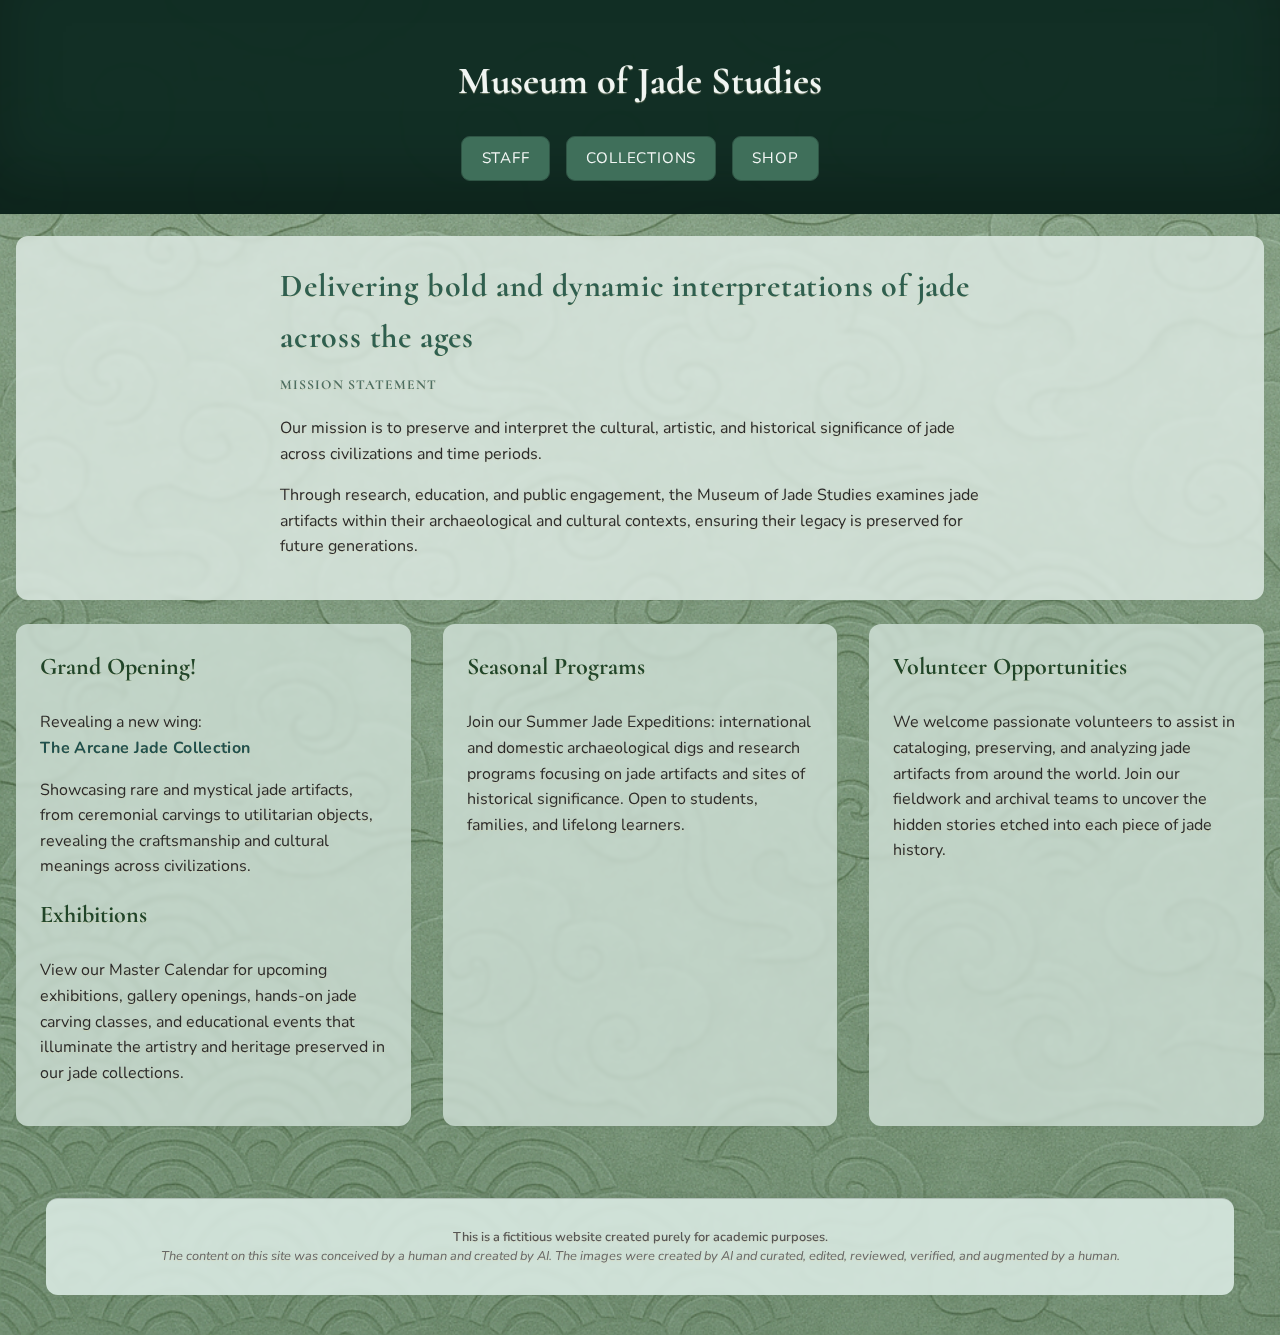
<file: index.html>
<!doctype html>
<html lang="en">
    <head>
        <!-- Required meta tags -->
        <meta charset="utf-8">
        <meta name="viewport" content="width=device-width, initial-scale=1, shrink-to-fit=no">
        <meta name="author" content="Lilian">
        <meta name="robots" content="noindex, nofollow">
        <title>Museum of Jade Studies</title>
        <link rel="stylesheet" href="css/style.css" type="text/css">
        <link rel="stylesheet" href="https://fonts.googleapis.com/css?family=Cormorant&family=Nunito">
    </head>
    <body class="home">
        <!-- HEADER -->
        <div class="box hero-box">
            <h1>Museum of Jade Studies</h1>
            <nav>
                <button onclick="location.href='html/staff.html'">Staff</button>
                <button onclick="location.href='html/collections.html'">Collections</button>
                <button onclick="location.href='html/shop.html'">Shop</button>
            </nav>
        </div>

        <!-- HOME GRID -->
        <div class="wrapper">
            <div class="box mission">
                <h2>Delivering bold and dynamic interpretations of jade across the ages</h2>
                <h3>Mission Statement</h3>
                <p>
                    Our mission is to preserve and interpret the cultural, artistic, and historical significance of jade 
                    across civilizations and time periods.
                </p>
                <p>
                    Through research, education, and public engagement, the Museum of Jade Studies examines jade 
                    artifacts within their archaeological and cultural contexts, ensuring their legacy is preserved for 
                    future generations.
                </p>
            </div>
        </div>
        <div class="wrapper">
            <div class="box three-column">
                <h3>Grand Opening!</h3>
                <p>
                    Revealing a new wing: <br>
                    <strong>The Arcane Jade Collection</strong>
                </p>
                <p>
                    Showcasing rare and mystical jade artifacts, from ceremonial carvings to utilitarian objects, 
                    revealing the craftsmanship and cultural meanings across civilizations.
                </p>
                <h3>Exhibitions</h3>
                <p>
                    View our <span class="highlight">Master Calendar</span> for upcoming exhibitions, gallery openings, 
                    hands-on jade carving classes, and educational events that illuminate the artistry and heritage 
                    preserved in our jade collections.
                </p>
            </div>
            <div class="box three-column">
                <h3>Seasonal Programs</h3>
                <p>
                    Join our <span class="highlight">Summer Jade Expeditions:</span> international and domestic 
                    archaeological digs and research programs focusing on jade artifacts and sites of historical 
                    significance. Open to students, families, and lifelong learners.
                </p>
            </div>
            <div class="box three-column">
                <h3>Volunteer Opportunities</h3>
                <p>
                    We welcome passionate volunteers to assist in cataloging, preserving, and analyzing jade artifacts 
                    from around the world. Join our fieldwork and archival teams to uncover the hidden stories etched 
                    into each piece of jade history.
                </p>
            </div>
        </div>

        <!-- FOOTER -->
        <footer class="wrapper">
            <div class="box footer">
                <p class="disclaimer">This is a fictitious website created purely for academic purposes.</p>
                <p class="ai-disclosure">
                    The content on this site was conceived by a human and created by AI. The images were created by AI 
                    and curated, edited, reviewed, verified, and augmented by a human.
                </p>
            </div>
        </footer>
    </body>
</html>
</file>
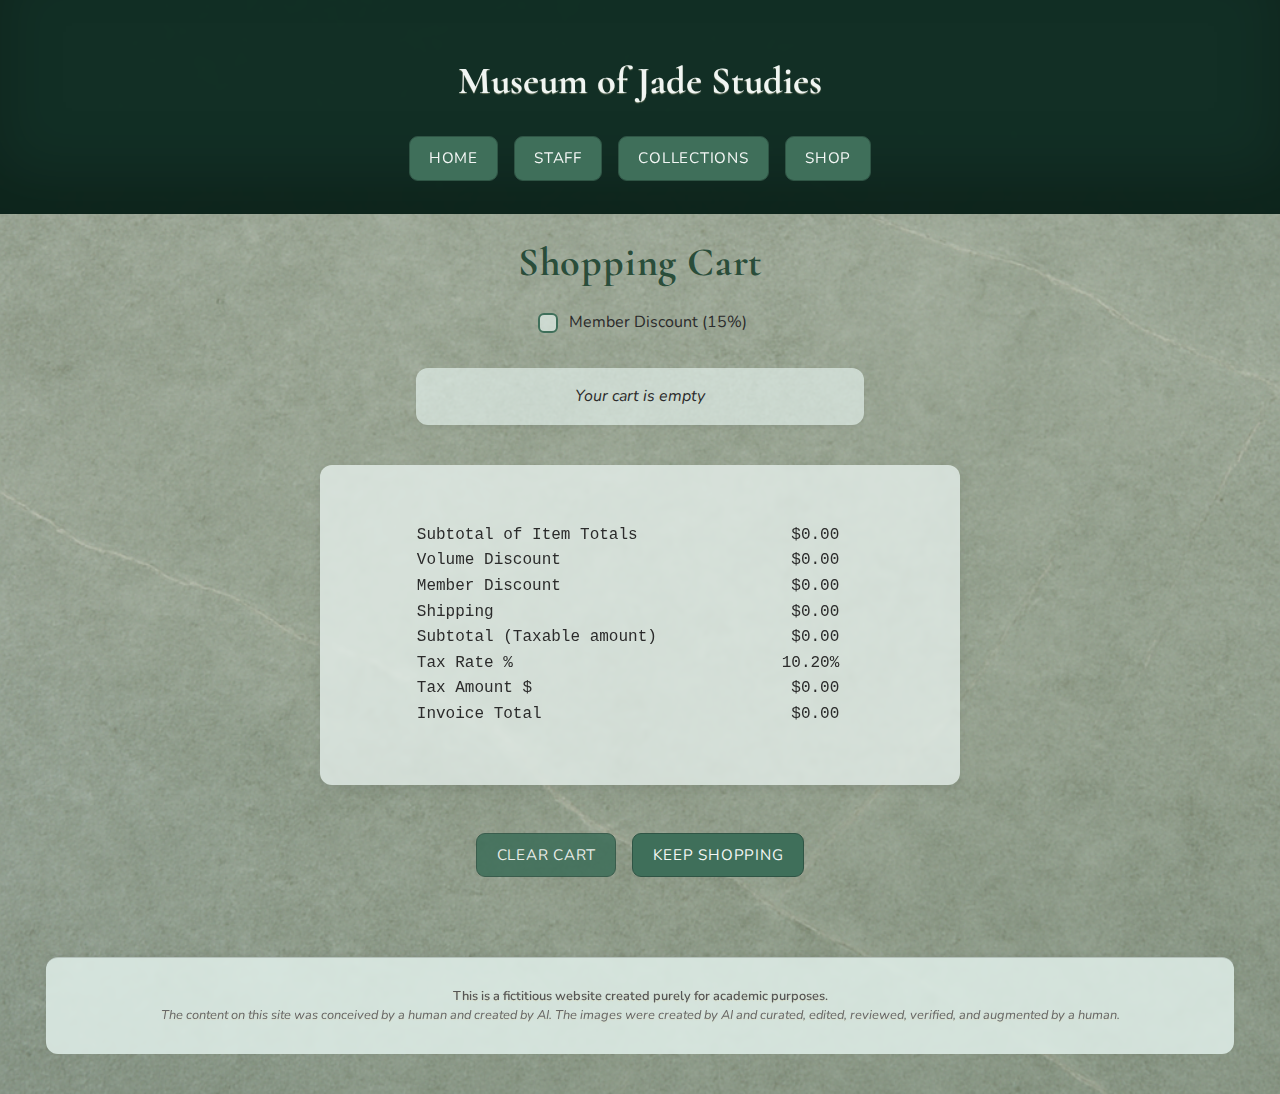
<file: html/cart.html>
<!doctype html>
<html lang="en">
    <head>
        <!-- Required meta tags -->
        <meta charset="utf-8">
        <meta name="viewport" content="width=device-width, initial-scale=1, shrink-to-fit=no">
        <meta name="author" content="Lilian">
        <meta name="robots" content="noindex, nofollow">
        <title>Museum of Jade Studies &mdash; Cart</title>
        <link rel="stylesheet" href="../css/style.css" type="text/css">
        <link rel="stylesheet" href="https://fonts.googleapis.com/css?family=Cormorant&family=Nunito">
    </head>
    <body>
        <!-- HEADER -->
        <div class="box hero-box">
            <h1>Museum of Jade Studies</h1>
            <nav>
                <button onclick="location.href='../index.html'">Home</button>
                <button onclick="location.href='staff.html'">Staff</button>
                <button onclick="location.href='collections.html'">Collections</button>
                <button onclick="location.href='shop.html'">Shop</button>
            </nav>
        </div>
        <h2 class="page-heading">Shopping Cart</h2>

        <!-- CONTROLS -->
        <div class="member-toggle-wrapper">
            <input type="checkbox" id="memberToggle">
            <label for="memberToggle">Member Discount (15%)</label>
        </div>

        <!-- CART GRID -->
        <div id="emptyMsg" class="empty" hidden>Your cart is empty</div>
        <div id="items" hidden>
            <table id="itemsField"></table>
        </div>
        <div id="details" class="details">
            <div id="freeShipBadge" class="badge" hidden>Free Shipping Included!</div>
            <pre id="summary"></pre>
        </div>
        <div id="buttons" class="wrapper justify-center" hidden>
            <button id="clearBtn">Clear Cart</button>
            <button onclick="location.href='shop.html'">Keep Shopping</button>
        </div>

        <!-- FOOTER -->
        <footer class="wrapper">
            <div class="box footer">
                <p class="disclaimer">This is a fictitious website created purely for academic purposes.</p>
                <p class="ai-disclosure">
                    The content on this site was conceived by a human and created by AI. The images were created by AI 
                    and curated, edited, reviewed, verified, and augmented by a human.
                </p>
            </div>
        </footer>
        <script src="../js/main.js"></script>
    </body>
</html>
</file>
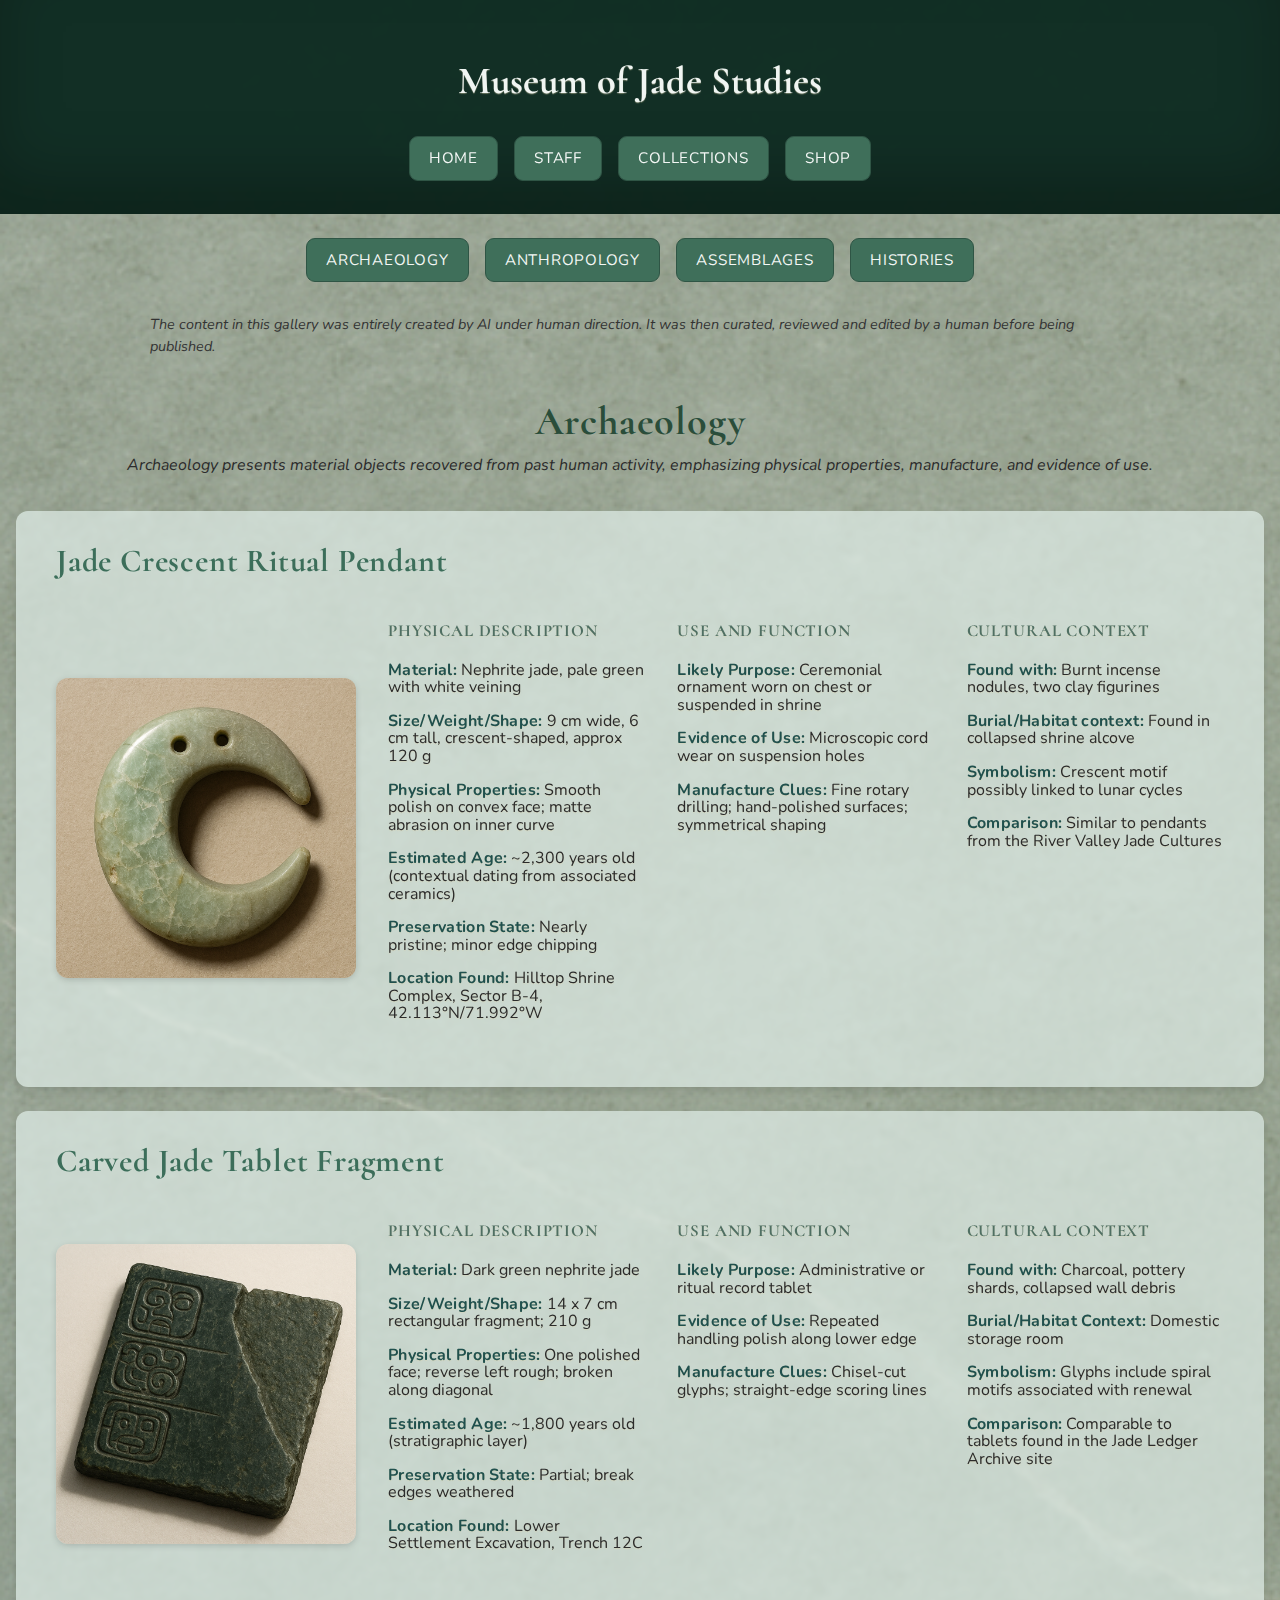
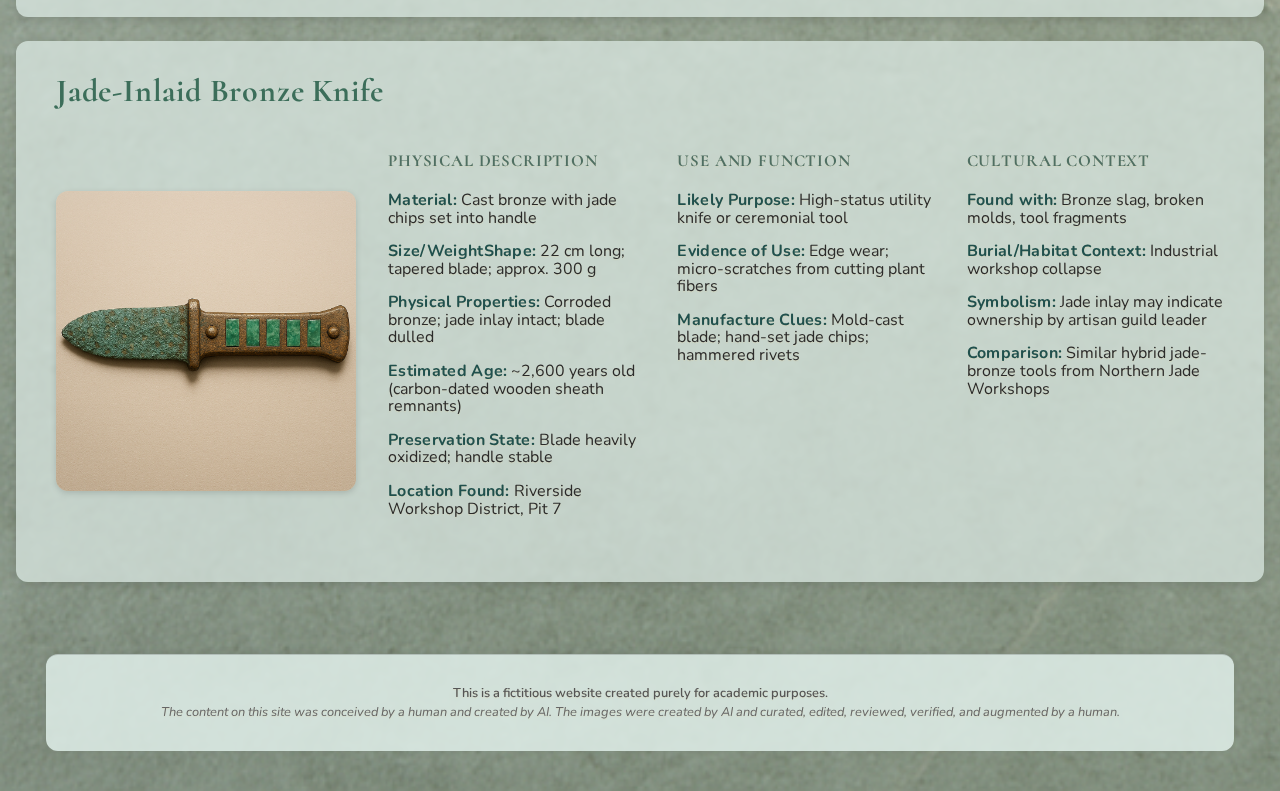
<file: html/collections.html>
<!doctype html>
<html lang="en">
    <head>
        <!-- Required meta tags -->
        <meta charset="utf-8">
        <meta name="viewport" content="width=device-width, initial-scale=1, shrink-to-fit=no">
        <meta name="author" content="Lilian">
        <meta name="robots" content="noindex, nofollow">
        <title>Museum of Jade Studies &mdash; Collections</title>
        <link rel="stylesheet" href="../css/style.css" type="text/css">
        <link rel="stylesheet" href="https://fonts.googleapis.com/css?family=Cormorant&family=Nunito">
    </head>
    <body>
        <!-- HEADER -->
        <div class="box hero-box">
            <h1>Museum of Jade Studies</h1>
            <nav>
                <button onclick="location.href='../index.html'">Home</button>
                <button onclick="location.href='staff.html'">Staff</button>
                <button onclick="location.href='collections.html'">Collections</button>
                <button onclick="location.href='shop.html'">Shop</button>
            </nav>
        </div>
        <div class="wrapper justify-center">
            <button onclick="showSection('archaeology')">Archaeology</button>
            <button onclick="showSection('anthropology')">Anthropology</button>
            <button onclick="showSection('assemblages')">Assemblages</button>
            <button onclick="showSection('histories')">Histories</button>
        </div>
        <p class="ai-attribution">
            The content in this gallery was entirely created by AI under human direction.  It was then curated, reviewed 
            and edited by a human before being published.
        </p>

        <!-- ARCHAEOLOGY GRID -->
        <section id="archaeology" class="collection-section">
            <h2 class="collection-heading">Archaeology</h2>
            <p class="collection-introduction">
                Archaeology presents material objects recovered from past human activity, emphasizing physical 
                properties, manufacture, and evidence of use.
            </p>
            <div class="wrapper collection-wrapper-column">
                <h2>Jade Crescent Ritual Pendant</h2>
                <div class="wrapper collection-wrapper-row">
                    <img src="../images/collections/jade-crescent-pendant.png" 
                         class="collection-modal-image open-modal" 
                         alt="Crescent-shaped jade pendant with two drilled holes"
                         data-modal-target="#modal-text-pendant">
                    <div class="collection-text">
                        <h3 class="meta-group">Physical Description</h3>
                        <p><strong>Material:</strong> Nephrite jade, pale green with white veining</p>
                        <p><strong>Size/Weight/Shape:</strong> 9 cm wide, 6 cm tall, crescent-shaped, approx 120 g</p>
                        <p>
                            <strong>Physical Properties:</strong> Smooth polish on convex face; matte abrasion on inner 
                            curve
                        </p>
                        <p>
                            <strong>Estimated Age:</strong> ~2,300 years old (contextual dating from associated 
                            ceramics)
                        </p>
                        <p><strong>Preservation State:</strong> Nearly pristine; minor edge chipping</p>
                        <p>
                            <strong>Location Found:</strong> Hilltop Shrine Complex, Sector B-4, 
                            42.113&deg;N/71.992&deg;W
                        </p>
                    </div>
                    <div class="collection-text">
                        <h3 class="meta-group">Use and Function</h3>
                        <p><strong>Likely Purpose:</strong> Ceremonial ornament worn on chest or suspended in shrine</p>
                        <p><strong>Evidence of Use:</strong> Microscopic cord wear on suspension holes</p>
                        <p>
                            <strong>Manufacture Clues:</strong> Fine rotary drilling; hand-polished surfaces; 
                            symmetrical shaping
                        </p>
                    </div>
                    <div class="collection-text">
                        <h3 class="meta-group">Cultural Context</h3>
                        <p><strong>Found with:</strong> Burnt incense nodules, two clay figurines</p>
                        <p><strong>Burial/Habitat context:</strong> Found in collapsed shrine alcove</p>
                        <p><strong>Symbolism:</strong> Crescent motif possibly linked to lunar cycles</p>
                        <p><strong>Comparison:</strong> Similar to pendants from the River Valley Jade Cultures</p>
                    </div>
                </div>
            </div>
            <div class="wrapper collection-wrapper-column">
                <h2>Carved Jade Tablet Fragment</h2>
                <div class="wrapper collection-wrapper-row">
                    <img src="../images/collections/jade-tablet-fragment.png"
                         class="collection-modal-image open-modal"
                         alt="Fragmented jade tablet with carved glyphs"
                         data-modal-target="#modal-text-fragment">
                    <div class="collection-text">
                        <h3 class="meta-group">Physical Description</h3>
                        <p><strong>Material:</strong> Dark green nephrite jade</p>
                        <p><strong>Size/Weight/Shape:</strong> 14 x 7 cm rectangular fragment; 210 g</p>
                        <p>
                            <strong>Physical Properties:</strong> One polished face; reverse left rough; broken along 
                            diagonal
                        </p>
                        <p><strong>Estimated Age:</strong> ~1,800 years old (stratigraphic layer)</p>
                        <p><strong>Preservation State:</strong> Partial; break edges weathered</p>
                        <p><strong>Location Found:</strong> Lower Settlement Excavation, Trench 12C</p>
                    </div>
                    <div class="collection-text">
                        <h3 class="meta-group">Use and Function</h3>
                        <p><strong>Likely Purpose:</strong> Administrative or ritual record tablet</p>
                        <p><strong>Evidence of Use:</strong> Repeated handling polish along lower edge</p>
                        <p><strong>Manufacture Clues:</strong> Chisel-cut glyphs; straight-edge scoring lines</p>
                    </div>
                    <div class="collection-text">
                        <h3 class="meta-group">Cultural Context</h3>
                        <p><strong>Found with:</strong> Charcoal, pottery shards, collapsed wall debris</p>
                        <p><strong>Burial/Habitat Context:</strong> Domestic storage room</p>
                        <p><strong>Symbolism:</strong> Glyphs include spiral motifs associated with renewal</p>
                        <p><strong>Comparison:</strong> Comparable to tablets found in the Jade Ledger Archive site</p>
                    </div>
                </div>
            </div>
            <div class="wrapper collection-wrapper-column">
                <h2>Jade-Inlaid Bronze Knife</h2>
                <div class="wrapper collection-wrapper-row">
                    <img src="../images/collections/bronze-knife-with-jade-inlay.png"
                         class="collection-modal-image open-modal"
                         alt="Bronze knife with jade inlay in handle"
                         data-modal-target="#modal-text-knife">
                    <div class="collection-text">
                        <h3 class="meta-group">Physical Description</h3>
                        <p><strong>Material:</strong> Cast bronze with jade chips set into handle</p>
                        <p><strong>Size/WeightShape:</strong> 22 cm long; tapered blade; approx. 300 g</p>
                        <p><strong>Physical Properties:</strong> Corroded bronze; jade inlay intact; blade dulled</p>
                        <p><strong>Estimated Age:</strong> ~2,600 years old (carbon-dated wooden sheath remnants)</p>
                        <p><strong>Preservation State:</strong> Blade heavily oxidized; handle stable</p>
                        <p><strong>Location Found:</strong> Riverside Workshop District, Pit 7</p>
                    </div>
                    <div class="collection-text">
                        <h3 class="meta-group">Use and Function</h3>
                        <p><strong>Likely Purpose:</strong> High-status utility knife or ceremonial tool</p>
                        <p><strong>Evidence of Use:</strong> Edge wear; micro-scratches from cutting plant fibers</p>
                        <p><strong>Manufacture Clues:</strong> Mold-cast blade; hand-set jade chips; hammered rivets</p>
                    </div>
                    <div class="collection-text">
                        <h3 class="meta-group">Cultural Context</h3>
                        <p><strong>Found with:</strong> Bronze slag, broken molds, tool fragments</p>
                        <p><strong>Burial/Habitat Context:</strong> Industrial workshop collapse</p>
                        <p><strong>Symbolism:</strong> Jade inlay may indicate ownership by artisan guild leader</p>
                        <p>
                            <strong>Comparison:</strong> Similar hybrid jade-bronze tools from Northern Jade Workshops
                        </p>
                    </div>
                </div>
            </div>
        </section>

        <!-- ANTHROPOLOGY GRID -->
        <section id="anthropology" class="collection-section">
            <h2 class="collection-heading">Anthropology</h2>
            <p class="collection-introduction">
                Anthropology presents human remains and culturally embedded materials, focusing on the body, ritual 
                practice, and lived context.
            </p>
            <div class="wrapper collection-wrapper-column">
                <h2>Jade-Bead Burial Necklace</h2>
                <div class="wrapper collection-wrapper-row">
                    <img src="../images/collections/jade-burial-necklace.png"
                         class="collection-modal-image open-modal"
                         alt="Jade bead necklace recovered from burial context"
                         data-modal-target="#modal-text-necklace">
                    <div class="collection-text">
                        <h3 class="meta-group">Physical Description</h3>
                        <p><strong>Material:</strong> Nephrite beads, fiber cord remnants</p>
                        <p><strong>Size/Weight/Shape:</strong> 48 cm total length; beads 0.8-1.2 cm; 95 g</p>
                        <p>
                            <strong>Physical Properties:</strong> Beads uniformly polished; cords partially mineralized
                        </p>
                        <p><strong>Estimated Age:</strong> ~1,500 years old (carbon-dated cord fibers)</p>
                        <p><strong>Preservation State:</strong> Mostly complete; some bead cracking</p>
                        <p><strong>Location Found:</strong> Burial Mound 3, Chamber A</p>
                    </div>
                    <div class="collection-text">
                        <h3 class="meta-group">Use and Function</h3>
                        <p><strong>Likely Purpose:</strong> Mortuary adornment</p>
                        <p><strong>Evidence of Use:</strong> Wear rings around bead perforations</p>
                        <p><strong>Manufacture Clues:</strong> Hand-drilled perforations; consistent bead sizing</p>
                    </div>
                    <div class="collection-text">
                        <h3 class="meta-group">Cultural Context</h3>
                        <p><strong>Found with:</strong> Human remains, shell bracelets, ochre dust</p>
                        <p><strong>Burial/Habitat Context:</strong> Elite burial chamber</p>
                        <p><strong>Symbolism:</strong> Jade associated with vitality and ancestral continuity</p>
                        <p><strong>Comparison:</strong> Matches necklaces from the High Ridge Burial Complex</p>
                    </div>
                </div>
            </div>
            <div class="wrapper collection-wrapper-column">
                <h2>Jade-Handled Ritual Brush</h2>
                <div class="wrapper collection-wrapper-row">
                    <img src="../images/collections/ritual-brush-with-jade-handle.png"
                         class="collection-modal-image open-modal"
                         alt="Ritual brush with jade handle and mineralized bristle socket"
                         data-modal-target="#modal-text-brush">
                    <div class="collection-text">
                        <h3 class="meta-group">Physical Description</h3>
                        <p><strong>Material:</strong> Jade handle; mineralized bristle base</p>
                        <p><strong>Size/Weight/Shape:</strong> 17 cm long; cylindrical handle; 140 g</p>
                        <p><strong>Physical Properties:</strong> Handle smooth; bristle socket cracked</p>
                        <p><strong>Estimated Age:</strong> ~1,900 years old (contextual dating)</p>
                        <p><strong>Preservation State:</strong> Handle pristine; bristles absent</p>
                        <p><strong>Location Found:</strong> Temple Archive Room, Layer IV</p>
                    </div>
                    <div class="collection-text">
                        <h3 class="meta-group">Use and Function</h3>
                        <p><strong>Likely Purpose:</strong> Ceremonial writing or painting implement</p>
                        <p><strong>Evidence of Use:</strong> Pigment residue in bristle socket</p>
                        <p><strong>Manufacture Clues:</strong> Lathe-turned handle; carved geometric bands</p>
                    </div>
                    <div class="collection-text">
                        <h3 class="meta-group">Cultural Context</h3>
                        <p><strong>Found with:</strong> Pigment bowls, bamboo slips, lacquer fragments</p>
                        <p><strong>Burial/Habitat Context:</strong> Religious administrative space</p>
                        <p><strong>Symbolism:</strong> Jade handle suggests ritual purity</p>
                        <p><strong>Comparison:</strong> Similar ritual brushes from the Southern Jade Monastery</p>
                    </div>
                </div>
            </div>
            <div class="wrapper collection-wrapper-column">
                <h2>Jade Ear Spools (Pair)</h2>
                <div class="wrapper collection-wrapper-row">
                    <img src="../images/collections/pair-of-jade-ear-spools.png"
                         class="collection-modal-image open-modal"
                         alt="Pair of carved jade ear spools"
                         data-modal-target="#modal-text-spools">
                    <div class="collection-text">
                        <h3 class="meta-group">Physical Description</h3>
                        <p><strong>Material:</strong> Pale green jade</p>
                        <p><strong>Size/Weight/Shape:</strong> 3.2 cm diameter; concave faces; 40 g each</p>
                        <p><strong>Physical Properties:</strong> High polish; slight edge abrasion</p>
                        <p><strong>Estimated Age:</strong> ~2,200 years old (associated burial layer)</p>
                        <p><strong>Preservation State:</strong> Complete; minor surface scratches</p>
                        <p><strong>Location Found:</strong> Burial Pit 9, Sector D</p>
                    </div>
                    <div class="collection-text">
                        <h3 class="meta-group">Use and Function</h3>
                        <p><strong>Likely Purpose:</strong> Body adornment for stretched earlobes</p>
                        <p><strong>Evidence of Use:</strong> Wear polish on insertion stems</p>
                        <p><strong>Manufacture Clues:</strong> Symmetrical turning; fine abrasive polishing</p>
                    </div>
                    <div class="collection-text">
                        <h3 class="meta-group">Cultural Context</h3>
                        <p><strong>Found with:</strong> Human remains, jade beads, obsidian blade</p>
                        <p><strong>Burial/Habitat Context:</strong> Adult burial with status markers</p>
                        <p><strong>Symbolism:</strong> Ear spools often associated with adulthood or rank</p>
                        <p><strong>Comparison:</strong> Comparable to ear ornaments from the Jade Highlands Culture</p>
                    </div>
                </div>
            </div>
        </section>

        <!-- ASSEMBLAGES GRID -->
        <section id="assemblages" class="collection-section">
            <h2 class="collection-heading">Assemblages</h2>
            <p class="collection-introduction">
                Assemblages present groups of artifacts recovered together from a shared archaeological context.
            </p>
            <div class="wrapper assemblage-wrapper">
                <div class="assemblage-summary">
                    <h2>Jade Workshop Deposit</h2>
                    <p><strong>Site:</strong> Northern River Valley Excavation</p>
                    <p><strong>Date Range:</strong> 1500-1300 BCE (inferred)</p>
                    <p><strong>Objects Recovered:</strong> 3 artifacts</p>
                    <p><strong>Environment:</strong> Rock shelter near riverbank</p>
                    <p><strong>Preservation Notes:</strong> Excellent stone preservation; fragile organics absent</p>
                </div>
            </div>
            <div class="wrapper collection-wrapper-column">
                <h2>Jade Core Fragment</h2>
                <div class="wrapper collection-wrapper-row">
                    <img src="../images/collections/jade-core-fragment.png"
                         class="collection-static-image"
                         alt="Rough jade core fragment with flake scars">
                    <div class="collection-text">
                        <h3 class="meta-group">Physical Description</h3>
                        <p><strong>Material:</strong> Nephrite jade</p>
                        <p><strong>Size/Shape:</strong> 8cm, irregular</p>
                        <p><strong>Preservation State:</strong> Complete, flaked surface</p>
                    </div>
                    <div class="collection-text">
                        <h3 class="meta-group">Use & Function</h3>
                        <p><strong>Likely Purpose:</strong> Core piece from jade tool production</p>
                        <p><strong>Evidence of Use:</strong> Multiple flake removal scars</p>
                        <p><strong>Manufacture Clues:</strong> Cortex remnants, percussion marks</p>
                    </div>
                    <div class="collection-text">
                        <h3 class="meta-group">Cultural Context</h3>
                        <p><strong>Found With:</strong> Polishing stone, bifacial preform</p>
                        <p><strong>Site Context:</strong> Near hearth and stone debris scatter</p>
                        <p><strong>Sybolism:</strong> &mdash;</p>
                        <p><strong>Comparison:</strong> Similar to jade workshop finds in Region X</p>
                    </div>
                </div>
            </div>
            <div class="wrapper collection-wrapper-column">
                <h2>Jade Polishing Stone</h2>
                <div class="wrapper collection-wrapper-row">
                    <img src="../images/collections/jade-polishing-stone.png"
                         class="collection-static-image"
                         alt="Flat grinding stone with jade residue">
                    <div class="collection-text">
                        <h3 class="meta-group">Physical Description</h3>
                        <p><strong>Material:</strong> Sandstone</p>
                        <p><strong>Size/Shape:</strong> 12cm, flat-oval</p>
                        <p><strong>Preservation State:</strong> Worn edges, jade residue</p>
                    </div>
                    <div class="collection-text">
                        <h3 class="meta-group">Use & Function</h3>
                        <p><strong>Likely Purpose:</strong> Polishing jade preforms</p>
                        <p><strong>Evidence of Use:</strong> Smooth worn surface with residue</p>
                        <p><strong>Manufacture Clues:</strong> No artificial shaping, use-wear present</p>
                    </div>
                    <div class="collection-text">
                        <h3 class="meta-group">Cultural Context</h3>
                        <p><strong>Found With:</strong> Core fragment, bifacial preform</p>
                        <p><strong>Site Context:</strong> Workshop debris layer</p>
                        <p><strong>Symbolism:</strong> &mdash;</p>
                        <p><strong>Comparison:</strong> Consistent with regional workshop tools</p>
                    </div>
                </div>
            </div>
            <div class="wrapper collection-wrapper-column">
                <h2>Bifacial Jade Preform</h2>
                <div class="wrapper collection-wrapper-row">
                    <img src="../images/collections/bifacial-jade-preform.png"
                         class="collection-static-image"
                         alt="Jade bifacial preform with flake scars">
                    <div class="collection-text">
                        <h3 class="meta-group">Physical Description</h3>
                        <p><strong>Material:</strong> Nephrite jade</p>
                        <p><strong>Size/Shape:</strong> 9cm, leaf-shaped</p>
                        <p><strong>Preservation State:</strong> Complete</p>
                    </div>
                    <div class="collection-text">
                        <h3 class="meta-group">Use & Function</h3>
                        <p><strong>Likely Purpose:</strong> Intermediate stage tool</p>
                        <p><strong>Evidence of Use:</strong> Flake scars, no polish yet</p>
                        <p><strong>Manufacture Clues:</strong> Bilateral flaking</p>
                    </div>
                    <div class="collection-text">
                        <h3 class="meta-group">Cultural Context</h3>
                        <p><strong>Found With:</strong> Core fragment, polishing stone</p>
                        <p><strong>Stie Context:</strong> Workshop cluster</p>
                        <p><strong>Symbolism:</strong> &mdash;</p>
                        <p><strong>Comparison:</strong> Matches other workshop preforms</p>
                    </div>
                </div>
            </div>
        </section>

        <!-- HISTORIES GRID -->
        <section id="histories" class="collection-section">
            <h2 class="collection-heading">Histories</h2>
            <p class="collection-introduction">
                Histories presents interpretive labels situating artifacts in cultural context, highlighting meaning, 
                symbolism, and interpretive limits.
            </p>
            <div class="wrapper collection-wrapper-column history-item">
                <div class="wrapper collection-wrapper-row">
                    <img src="../images/collections/jade-crescent-pendant.png"
                         class="collection-static-image"
                         alt="Crescent-shaped jade pendant with two drilled holes">
                    <div class="collection-text">
                        <h3>Jade Crescent Ritual Pendant</h3>
                        <h4 class="meta-group">Facts</h4>
                        <dl>
                            <dt>Catalog No.:</dt><dd>HS B4 ALC 001 JD 2300</dd>
                            <dt>Material:</dt><dd>Nephrite jade</dd>
                            <dt>Date:</dt><dd>~2,300 years old</dd>
                            <dt>Location Found:</dt><dd>Hilltop Shrine Complex, Sector B-4</dd>
                        </dl>
                    </div>
                </div>
                <div class="history-facts">
                    <h4 class="meta-group">Interpretation</h4>
                    <p>
                        Carved from pale green nephrite jade approximately 2,300 years ago, this crescent-shaped pendant 
                        was recovered from a collapsed alcove within the Hilltop Shrine Complex. Its outer curve is 
                        highly polished, while the inner edge retains a subtle matte finish. Microscopic cord wear along 
                        the perforation indicates repeated suspension, suggesting that the object was either worn 
                        against the body or hung in a fixed ritual setting.
                    </p>
                    <p>
                        Archaeologists associate the pendant with the High Ridge Ceremonial Phase, a period marked by 
                        small hilltop stations used for cyclical observances. These elevated sites may have structured 
                        ritual calendars tied to seasonal or celestial events. The crescent form invites lunar 
                        interpretation, particularly given its placement within a shrine context. Yet interpretive 
                        tension remains: similar crescent shapes in nearby jade traditions have symbolized protection, 
                        renewal, feminine cycles, or ancestral presence. Without written records, its precise symbolic 
                        vocabulary cannot be conclusively determined.
                    </p>
                    <p>
                        Excavation notes describe the alcove as “quietly self-contained,” an evocative phrase recorded 
                        by a field archaeologist. While subjective, the description suggests the space may have 
                        functioned as a semi-private devotional niche rather than a large communal altar. The pendant's 
                        discovery in a collapsed recess implies intentional placement rather than accidental discard.
                    </p>
                    <h4 class="meta-group">Cultural Phase Context</h4>
                    <p>
                        The High Ridge Ceremonial Phase reflects a community investing labor into elevated ritual 
                        architecture. Hilltop placement would have made ceremonies visibly prominent while symbolically 
                        aligning ritual activity with skyward forces. Jade, valued for its durability and luminous 
                        surface, often carried protective or ancestral associations in related traditions. Its hardness 
                        and permanence made it materially appropriate for objects intended to mediate between living 
                        participants and enduring spiritual forces.
                    </p>
                    <p>
                        The repeated handling visible on this pendant suggests it was not a static offering but part of 
                        recurring ritual practice.
                    </p>
                    <h4 class="meta-group">Legends or Local Lore</h4>
                    <p>
                        Local oral traditions collected generations later refer to “moon kept stones” hung in elevated 
                        places to guard sacred ground. While no direct evidence links this pendant to those accounts, 
                        the convergence of crescent imagery and hilltop placement resonates with such narratives. The 
                        lore echoes, but does not confirm, a lunar or protective interpretation.
                    </p>
                    <h4 class="meta-group">Comparative Notes</h4>
                    <p>
                        Comparable jade crescents from neighboring sites vary in thickness and polish but share similar 
                        suspension wear, reinforcing their use as worn or displayed ritual objects. Unlike purely 
                        decorative ornaments, these examples frequently appear in shrine or elevated contexts rather 
                        than domestic settings.
                    </p>
                    <h4 class="meta-group">Cautionary Note on Interpretation</h4>
                    <p>
                        Because jade objects in many traditions hold protective or ancestral meaning, interpretations 
                        must remain cautious. Modern symbolic associations with the moon or protection may not precisely 
                        reflect ancient belief systems. Archaeological meaning is reconstructed through context, wear 
                        patterns, and comparison &mdash; not certainty.
                    </p>
                    <p>
                        Visitors may choose to approach this object with respectful attention, acknowledging both its 
                        material endurance and the cultural distance that separates present interpretation from past 
                        intention.
                    </p>
                    <h4 class="meta-group">On Display Courtesy Of</h4>
                    <p>High Ridge Archaeological Field Survey Archive</p>
                </div>
            </div>
            <div class="wrapper collection-wrapper-column history-item">
                <div class="wrapper collection-wrapper-row">
                    <img src="../images/collections/jade-tablet-fragment.png"
                         class="collection-static-image"
                         alt="Fragmented jade tablet with carved glyphs">
                    <div class="collection-text">
                        <h3>Carved Jade Tablet Fragment</h3>
                        <h4 class="meta-group">Facts</h4>
                        <dl>
                            <dt>Catalog No.:</dt><dd>LS 12C STR 014 JD 1800</dd>
                            <dt>Material:</dt><dd>Dark green nephrite jade</dd>
                            <dt>Date:</dt><dd>~1,800 years old</dd>
                            <dt>Location Found:</dt><dd>Lower Settlement Excavation, Trench 12C</dd>
                        </dl>
                    </div>
                </div>
                <div class="history-facts">
                    <h4 class="meta-group">Interpretation</h4>
                    <p>
                        This fragment of dark green nephrite jade was recovered from a domestic storage room in the 
                        Lower Settlement. Its polished face, straight scoring lines, and chisel-cut glyphs indicate that 
                        it once contained structured entries—potentially household obligations, ritual schedules, or a 
                        combination of both. The smoothed lower edge suggests frequent handling, implying that the 
                        tablet may have been consulted daily, possibly as a family or ritual ledger.
                    </p>
                    <p>
                        Archaeologists assign the fragment to the Hearth Ledger Period, a cultural phase in which 
                        families appear to have tracked responsibilities within domestic spaces. While the formal 
                        carving resembles official tablets from civic contexts, its domestic setting introduces an 
                        interpretive tension: was this object an officially sanctioned record, or a household-crafted 
                        document for personal organization? The fragment sits at the intersection of ceremonial 
                        formality and everyday function.
                    </p>
                    <p>
                        Excavation notes describe the piece as “something someone checked daily,” a subjective 
                        impression recorded by the field team. Though not verifiable, the comment conveys the sense of 
                        habitual interaction. The fragment's straight, precise glyphs suggest care and intention, 
                        reflecting both the skill of its maker and the social importance of recording duties or rites.
                    </p>
                    <h4 class="meta-group">Cultural Phase Context</h4>
                    <p>
                        The Hearth Ledger Period represents a moment when domestic administration and ritual practice 
                        overlapped. Families invested effort into tracking tasks, obligations, or ceremonial events, 
                        and durable materials like nephrite jade conferred both permanence and prestige. The fragment's 
                        polished surface would have caught light and attention within its storage setting, emphasizing 
                        the object's visibility and authority within the household.
                    </p>
                    <p>
                        Nephrite jade's resilience and aesthetic appeal made it suitable for repeated handling over 
                        extended periods, ensuring that inscriptions remained legible despite frequent use. Such tablets 
                        may have served as a tangible memory aid, linking household duties with broader social or 
                        spiritual responsibilities.
                    </p>
                    <h4 class="meta-group">Legends or Local Lore</h4>
                    <p>
                        Local storytellers refer to “jade that remembers,” attributing mnemonic and moral properties to 
                        nephrite objects. This fragment resonates with that tradition, as it literally holds traces of 
                        past actions and obligations. Visitors may approach the object with quiet respect, acknowledging 
                        its role as a vessel for memory and duty.
                    </p>
                    <h4 class="meta-group">Comparative Notes</h4>
                    <p>
                        Similar carved jade tablets from urban settlements show more formal public use, often larger in 
                        size and displayed in administrative areas. In contrast, this fragment reflects a domestic 
                        context, demonstrating the adaptability of glyphic and formal carving techniques to private 
                        spaces. The careful scoring and polishing mirror civic examples, suggesting cross-influence 
                        between public and household recording practices.
                    </p>
                    <h4 class="meta-group">Cautionary Note on Interpretation</h4>
                    <p>
                        Interpretations must remain provisional. While it is tempting to read the fragment as strictly 
                        ceremonial or administrative, its domestic provenance suggests multifunctionality. Modern 
                        viewers should avoid projecting contemporary record-keeping assumptions onto ancient practices.
                    </p>
                    <h4 class="meta-group">On Display Courtesy Of</h4>
                    <p>Lower Settlement Archaeological Field Survey</p>
                </div>
            </div>
            <div class="wrapper collection-wrapper-column history-item">
                <div class="wrapper collection-wrapper-row">
                    <img src="../images/collections/bronze-knife-with-jade-inlay.png"
                         class="collection-static-image"
                         alt="Bronze knife with jade inlay in handle">
                    <div class="collection-text">
                        <h3>Jade Inlaid Bronze Knife</h3>
                        <h4 class="meta-group">Facts</h4>
                        <dl>
                            <dt>Catalog ID:</dt><dd>RW P7 WK 009 BRJD 2600</dd>
                            <dt>Material:</dt><dd>Cast bronze with jade inlay</dd>
                            <dt>Date:</dt><dd>~2,600 years old</dd>
                            <dt>Location Found:</dt><dd>Riverside Workshop District, Pit 7</dd>
                        </dl>
                    </div>
                </div>
                <div class="history-facts">
                    <h4 class="meta-group">Interpretation</h4>
                    <p>
                        Recovered from a collapsed building in the Riverside Workshop District, this jade inlaid bronze 
                        knife offers a rare window into the tools of high-status artisans roughly 2,600 years ago. The 
                        dulled blade bears microscopic scratches consistent with cutting plant fibers, indicating it was 
                        a working implement rather than purely ceremonial. At the same time, the handle's carefully set 
                        jade inlays convey social or symbolic prestige within a community of skilled metalworkers and 
                        jade artisans.
                    </p>
                    <p>
                        Scholars assign this knife to the Riverbend Artisan Horizon, a period noted for combining 
                        utility and status in everyday implements. The knife embodies interpretive tension: functional 
                        wear demonstrates repeated use, while the decorative inlay elevates the object beyond simple 
                        utility. It may have been wielded in daily tasks yet also marked its owner's professional 
                        identity, social rank, or ritual participation.
                    </p>
                    <p>
                        Field journals describe the debris pit as feeling “paused mid-task,” capturing a sense of halted 
                        activity at the moment of building collapse. While evocative, this is a subjective impression 
                        rather than empirical evidence. Nonetheless, it emphasizes the dynamic human context in which 
                        this tool existed &mdash; a workshop alive with labor, halted abruptly, leaving both practical 
                        and symbolic traces behind.
                    </p>
                    <h4 class="meta-group">Cultural Phase Context</h4>
                    <p>
                        The Riverbend Artisan Horizon is characterized by artisans blending craft and social signaling. 
                        Tools such as this knife were simultaneously functional and emblematic, reflecting a community 
                        where skill, material value, and prestige were intertwined. Bronze casting techniques combined 
                        with jade inlay required specialized knowledge, underscoring the knife's significance as both 
                        labor instrument and status object.
                    </p>
                    <h4 class="meta-group">Legends or Local Lore</h4>
                    <p>
                        Local traditions speak of “jade-backed tools” that steady the hand, symbolizing both protection 
                        and skill. Visitors are encouraged to approach the knife with reflective attention, recognizing 
                        that its jade inlay represents cultural values as much as aesthetic choices.
                    </p>
                    <h4 class="meta-group">Comparative Notes</h4>
                    <p>
                        Similar tools from contemporaneous workshop sites often prioritize either utility or decoration, 
                        but few examples blend both to the extent seen here. The juxtaposition of a heavily worn blade 
                        with an ornate handle highlights the artisan's dual concerns for efficacy and social signaling, 
                        a hallmark of the Riverbend Artisan Horizon.
                    </p>
                    <h4 class="meta-group">Cautionary Note on Interpretation</h4>
                    <p>
                        Interpretive caution is warranted: while the knife clearly functioned as a working implement, 
                        projecting modern notions of “luxury” or “display” may oversimplify its role. Its value likely 
                        encompassed practical, symbolic, and possibly ritual dimensions that cannot be fully 
                        reconstructed.
                    </p>
                    <h4 class="meta-group">On Display Courtesy Of</h4>
                    <p>
                        Riverside Archaeological Field Survey Collection
                    </p>
                </div>
            </div>
            <div class="wrapper collection-wrapper-column history-item">
                <div class="wrapper collection-wrapper-row">
                    <img src="../images/collections/jade-burial-necklace.png"
                         class="collection-static-image"
                         alt="Jade bead necklace recovered from burial context">
                    <div class="collection-text">
                        <h3>Jade-Bead Burial Necklace</h3>
                        <h4 class="meta-group">Facts</h4>
                        <dl>
                            <dt>Catalog No.:</dt><dd>BM3 A JBN 1500</dd>
                            <dt>Material:</dt><dd>Nephrite beads</dd>
                            <dt>Date:</dt><dd>~1,500 years old</dd>
                            <dt>Location Found:</dt><dd>Burial Mound 3, Chamber A</dd>
                        </dl>
                    </div>
                </div>
                <div class="history-facts">
                    <h4 class="meta-group">Interpretation</h4>
                    <p>
                        This necklace, composed of small, uniformly polished nephrite beads, was recovered from Burial 
                        Mound 3, Chamber A, where it accompanied an individual interred approximately 1,500 years ago. 
                        The beads exhibit subtle wear rings around their perforations, indicating that the strand was 
                        worn during life before being placed within the burial assemblage. Such evidence suggests the 
                        object carried personal significance prior to its funerary role.
                    </p>
                    <p>
                        Archaeologists situate the necklace within the Low Valley Mortuary Phase, a period characterized 
                        by elaborate adornment in elite interments. The careful uniformity of bead sizing points toward 
                        practiced craftsmanship and possibly specialized production. Nephrite's durability and luminous 
                        surface would have made it visually striking, particularly in ceremonial contexts.
                    </p>
                    <p>
                        Yet interpretive tension remains. The necklace was discovered resting amid traces of red ochre 
                        dust and alongside shell bracelets &mdash; materials frequently associated with status display, ritual 
                        purification, or lineage symbolism. Was the necklace primarily a cherished personal ornament, 
                        later transformed into a funerary token? Or was it always intended to function as a marker of 
                        inherited identity, worn in life to signal affiliation and ultimately interred to preserve 
                        continuity between generations?
                    </p>
                    <p>
                        Excavator notes describe the burial chamber as “quiet but purposeful,” a subjective impression 
                        recorded in the field journal. While not empirical evidence, the phrase conveys a sense of 
                        intentional arrangement. The placement of the necklace across the upper torso suggests 
                        deliberation rather than incidental inclusion.
                    </p>
                    <h4 class="meta-group">Cultural Phase Context</h4>
                    <p>
                        The Low Valley Mortuary Phase reflects increasing social differentiation visible in burial 
                        architecture and grave goods. Mounded interments and chambered spaces required coordinated 
                        labor, implying hierarchical organization. Personal adornments, especially durable materials 
                        like jade, often appear concentrated in higher-status burials.
                    </p>
                    <p>
                        Nephrite sources were geographically limited, meaning access to such material likely involved 
                        exchange networks or controlled procurement. The labor required to drill and polish uniformly 
                        sized beads further underscores the necklace's social and symbolic value.
                    </p>
                    <h4 class="meta-group">Legends or Local Lore</h4>
                    <p>
                        Regional oral traditions recorded centuries later speak of “strings of breath” &mdash; jade 
                        beads believed to retain traces of a person's vitality. While these accounts cannot confirm the 
                        necklace's original meaning, the imagery resonates with its placement against the body. The 
                        notion that vitality could linger within stone echoes broader beliefs in material continuity.
                    </p>
                    <h4 class="meta-group">Comparative Notes</h4>
                    <p>
                        Comparable bead strands from nearby mound sites often vary in size and finish. The consistency 
                        of this example suggests either a single workshop tradition or deliberate aesthetic control. 
                        Unlike hastily assembled grave offerings, this necklace shows extended use-life prior to burial, 
                        reinforcing its dual identity as both lived object and funerary artifact.
                    </p>
                    <h4 class="meta-group">Cautionary Note on Interpretation</h4>
                    <p>
                        Interpretations of mortuary objects must remain provisional. While modern viewers may read jade 
                        as a symbol of wealth or prestige, its ancient meanings may have centered on ancestry, vitality, 
                        or transformation. Archaeological context provides evidence, but not certainty.
                    </p>
                    <p>
                        Visitors sensitive to funerary materials may choose to approach this object with quiet 
                        attention, acknowledging its role in both personal adornment and final rites.
                    </p>
                    <h4 class="meta-group">On Display Courtesy Of</h4>
                    <p>Low Valley Archaeological Survey Collection</p>
                </div>
            </div>
            <div class="wrapper collection-wrapper-column history-item">
                <div class="wrapper collection-wrapper-row">
                    <img src="../images/collections/ritual-brush-with-jade-handle.png"
                         class="collection-static-image"
                         alt="Ritual brush with jade handle and mineralized bristle socket">
                    <div class="collection-text">
                        <h3>Jade-Handled Ritual Brush</h3>
                        <h4 class="meta-group">Facts</h4>
                        <dl>
                            <dt>Catalog No.:</dt><dd>TA IV JRB 1900</dd>
                            <dt>Material:</dt><dd>Jade handle (bristles no longer extant)</dd>
                            <dt>Date:</dt><dd>~1,900 years old</dd>
                            <dt>Location Found:</dt><dd>Temple Archive Room, Layer IV</dd>
                        </dl>
                    </div>
                </div>
                <div class="history-facts">
                    <h4 class="meta-group">Interpretation</h4>
                    <p>
                        Carved from smooth jade and dated to approximately 1,900 years ago, this ritual brush once held 
                        bristles now lost to time. Pigment residue preserved within the socket suggests it carried 
                        mineral-based inks, likely used in ceremonial writing, ritual inscription, or sacred 
                        record-keeping. Though modest in size, the object represents a convergence of administrative 
                        order and spiritual authority.
                    </p>
                    <p>
                        Scholars place the brush within the River Shrine Administrative Horizon, a period when temple 
                        complexes functioned as both sacred centers and bureaucratic institutions. Records maintained 
                        within temple archives may have documented offerings, ritual cycles, lineage accounts, or 
                        resource distribution. The jade handle signals intentional material choice: jade's durability, 
                        luster, and associations with purity made it particularly suitable for objects mediating between 
                        written word and spiritual invocation.
                    </p>
                    <p>
                        Yet interpretive tension emerges in the physical evidence. The cracked socket and interior wear 
                        indicate prolonged use, suggesting this was not merely a ceremonial display item. The object's 
                        sacred symbolism coexists with signs of repeated handling and labor. Was this brush reserved for 
                        high ritual occasions, or did it serve daily administrative tasks within a sacred framework? The 
                        answer remains uncertain.
                    </p>
                    <p>
                        Excavator notes describe the archive room as “dense with intention,” an evocative but 
                        unverifiable impression recorded during excavation. The layering of documents, fragments, and 
                        writing tools indicates an environment structured around preservation and authority. The brush's 
                        presence in Layer IV suggests sustained institutional continuity rather than a singular ritual 
                        deposit.
                    </p>
                    <h4 class="meta-group">Cultural Phase Context</h4>
                    <p>
                        The River Shrine Administrative Horizon reflects a synthesis of spiritual governance and 
                        record-keeping. Temples functioned as nodes of authority, where ritual legitimacy and 
                        administrative precision reinforced one another. Writing implements were therefore not neutral 
                        tools but instruments of sanctioned communication.
                    </p>
                    <p>
                        Jade, long associated with moral integrity and endurance, would have amplified the brush's 
                        symbolic weight. The material itself may have embodied the expectation that written 
                        words—particularly those addressed to divine or ancestral forces—should endure.
                    </p>
                    <h4 class="meta-group">Legends or Local Lore</h4>
                    <p>
                        Local stories recount “jade voices,” writing tools believed to carry prayers through inscribed 
                        form. While such traditions were recorded later, they resonate with the idea that writing was 
                        not merely transcription but transmission—an act that transformed spoken intention into enduring 
                        material trace.
                    </p>
                    <p>
                        Visitors may feel drawn to approach this object with quiet reverence, recognizing its possible 
                        role in sacred communication.
                    </p>
                    <h4 class="meta-group">Comparative Notes</h4>
                    <p>
                        Comparable brushes from secular administrative sites often employ wood or bone handles. The use 
                        of jade in this example distinguishes it from purely utilitarian writing implements, 
                        reinforcing its association with temple authority. The blend of functional wear and elevated 
                        material parallels other objects from this horizon that merge sacred symbolism with practical 
                        governance.
                    </p>
                    <h4 class="meta-group">Cautionary Note on Interpretation</h4>
                    <p>
                        Interpretations of writing tools must avoid imposing modern distinctions between “religious” and 
                        “bureaucratic.” In this cultural context, the two spheres were likely intertwined. While jade 
                        may signal ritual purity, the object's wear patterns remind us that sacred work often required 
                        sustained, practical effort.
                    </p>
                    <h4 class="meta-group">On Display Courtesy Of</h4>
                    <p>River Shrine Archaeological Archive</p>
                </div>
            </div>
            <div class="wrapper collection-wrapper-column history-item">
                <div class="wrapper collection-wrapper-row">
                    <img src="../images/collections/pair-of-jade-ear-spools.png"
                         class="collection-static-image"
                         alt="Pair of carved jade ear spools">
                    <div class="collection-text">
                        <h3>Jade Ear Spools (Pair)</h3>
                        <h4 class="meta-group">Facts</h4>
                        <dl>
                            <dt>Catalog No.:</dt><dd>BP9 D JES 2200</dd>
                            <dt>Material:</dt><dd>Pale green jade</dd>
                            <dt>Date:</dt><dd>~2,200 years old</dd>
                            <dt>Location Found:</dt><dd>Burial Pit 9, Sector D</dd>
                        </dl>
                    </div>
                </div>
                <div class="history-facts">
                    <h4 class="meta-group">Interpretation</h4>
                    <p>
                        This matched pair of jade ear spools was recovered from an adult burial dating to approximately 
                        2,200 years ago. The concave faces and polished stems indicate they were worn in stretched 
                        earlobes, suggesting markers of adulthood, social rank, or both. Their careful symmetry and 
                        smooth finish highlight skilled craftsmanship, reflecting the importance of bodily adornment 
                        within this cultural context.
                    </p>
                    <p>
                        Archaeologists situate these spools within the Jade Highlands Mortuary Tradition, a period noted 
                        for emphasizing the visual display of the body both in life and in burial. The spools' presence 
                        alongside an obsidian blade introduces interpretive tension: the objects may symbolize both 
                        adornment and authority or even potential danger, reflecting layered meanings in funerary 
                        assemblages.
                    </p>
                    <p>
                        Excavator notes describe the burial as “strikingly composed,” a subjective impression that 
                        conveys the careful arrangement of grave goods, though not definitive evidence. The spools' 
                        polished stems indicate repeated use, underscoring their functional as well as ceremonial 
                        significance. These small yet visually prominent objects would have drawn attention to the 
                        wearer's status within the community.
                    </p>
                    <h4 class="meta-group">Cultural Phase Context</h4>
                    <p>
                        The Jade Highlands Mortuary Tradition reflects societies where social identity was materially 
                        expressed through personal adornment. Jade ear spools, like these, were often paired with other 
                        high-status grave goods, suggesting that bodily display was intimately tied to both prestige and 
                        mortuary ritual. The choice of pale green jade emphasizes both aesthetic appeal and symbolic 
                        meaning, as jade was long associated with purity, longevity, and ancestral connection.
                    </p>
                    <h4 class="meta-group">Legends or Local Lore</h4>
                    <p>
                        Local lore refers to “listening stones,” ear ornaments believed to help the deceased hear 
                        guidance from ancestors. While the connection cannot be confirmed archaeologically, this 
                        tradition resonates with the placement of these spools in a burial context, linking material 
                        culture to spiritual and mnemonic functions. Visitors are encouraged to approach with mindful 
                        attention, acknowledging the dual roles of adornment and ritual.
                    </p>
                    <h4 class="meta-group">Comparative Notes</h4>
                    <p>
                        Comparable jade ear spools from nearby mortuary sites often vary in size and shape, reflecting 
                        regional stylistic preferences. The precise symmetry of this pair, combined with high polish, 
                        suggests a deliberate emphasis on aesthetic perfection, likely associated with the individual's 
                        social rank. When viewed alongside associated grave goods, the spools provide insight into 
                        ceremonial practices and personal display strategies of the period.
                    </p>
                    <h4 class="meta-group">Cautionary Note on Interpretation</h4>
                    <p>
                        While these spools clearly functioned as personal adornment, projecting modern assumptions about 
                        beauty or status may oversimplify their meaning. Interpretations should recognize both practical 
                        use and symbolic significance, allowing for layered social and ritual functions.
                    </p>
                    <h4 class="meta-group">On Display Courtesy Of</h4>
                    <p>Jade Highlands Archaeological Survey Collection</p>
                </div>
            </div>
        </section>

        <!-- MODAL -->
        <!-- keep you existing overlay + .modal/.modal-content styles -->
        <div class="modal" id="modal" role="dialog" aria-modal="true" aria-labelledby="artifact-title">
            <div class="modal-content">
                <button class="close-modal" aria-label="Close">x</button>
                
                <div class="modal-item">
                    <!-- title gets injected dynamically -->
                    <h2 id="artifact-title">&nbsp;</h2>

                    <!-- text gets injected inside the div -->
                    <div id="modal-body"></div>
                </div>
            </div>
        </div>
        <div id="modal-text-pendant" hidden>
            <h2>Jade Crescent Ritual Pendant</h2>
            <p class="artifact-meta">
                ~2,300 years old &middot; High Ridge Ceremonial Phase
            </p>
            <div class="artifact-facts">
                <p><strong>Material:</strong> Nephrite jade</p>
                <p><strong>Function:</strong> Ceremonial pendant, worn or suspended</p>
                <p><strong>Location Found:</strong> Hilltop Shrine Complex, Sector B-4</p>
            </div>
            <p>
                Carved from pale green nephrite jade about 2,300 years ago, this crescent shaped pendant was found in a 
                collapsed alcove of the Hilltop Shrine Complex. Its polished outer curve, matte inner surface, and cord 
                wear indicate repeated handling and suspension during ritual activity. Archaeologists tentatively place 
                it within the <strong>High Ridge Ceremonial Phase</strong>, a period associated with small hilltop 
                stations used for cyclical observances.
            </p>
            <p>
                Excavation notes describe the alcove as “quietly self contained,” a personal impression rather than 
                confirmed evidence. The crescent form may relate to lunar rites, though similar shapes in nearby jade 
                traditions also symbolized protection, renewal, or ancestral presence &mdash; an <strong>interpretive 
                tension</strong> that remains unresolved.
            </p>
            <p>
                Local lore speaks of “moon kept stones” hung in elevated places, echoing but not confirming the 
                pendant's purpose. Because jade objects can hold protective or ancestral meaning, some visitors may 
                choose to view this piece with respectful attention.
            </p>
        </div>
        <div id="modal-text-fragment" hidden>
            <h2>Carved Jade Tablet Fragment</h2>
            <p class="artifact-meta">
                ~1,800 years old &middot; Hearth Ledger Period
            </p>
            <div class="artifact-facts">
                <p><strong>Material:</strong> Dark green nephrite jade</p>
                <p><strong>Function:</strong> Inscribed household or ritual tablet</p>
                <p><strong>Location Found:</strong> Lower Settlement Excavation, Trench 12C</p>
            </div>
            <p>
                This fragment of dark green nephrite jade comes from a carved tablet once kept in a domestic storage 
                room in the Lower Settlement. Its polished face, straight scoring lines, and chisel cut glyphs show that 
                it once held structured entries—perhaps household obligations, ritual schedules, or both. The smoothed 
                lower edge suggests frequent handling, even daily consultation. Researchers tentatively place it within 
                the <strong>Hearth Ledger Period</strong>, a time when families may have tracked responsibilities within 
                the home.
            </p>
            <p>
                Excavation notes describe the fragment as “something someone checked daily,” a personal impression 
                rather than confirmed evidence. Its formal carving resembles official tablets, yet its domestic context 
                points toward everyday use &mdash; an <strong>interpretive tension</strong> that remains unresolved.
            </p>
            <p>
                Local storytellers speak of “jade that remembers,” linking jade objects to responsibility and memory. 
                Visitors may choose to view this fragment with quiet respect, honoring traditions that treat jade as a 
                keeper of commitments.
            </p>
        </div>
        <div id="modal-text-knife" hidden>
            <h2>Jade Inlaid Bronze Knife</h2>
            <p class="artifact-meta">
                ~2,600 years old &middot; Riverbend Artisan Horizon
            </p>
            <div class="artifact-facts">
                <p><strong>Material:</strong> Cast bronze with jade inlay</p>
                <p><strong>Function:</strong> Working knife with status marked handle</p>
                <p><strong>Location Found:</strong> Riverside Workshop District, Pit 7</p>
            </div>
            <p>
                Recovered from the sudden collapse of a building in the Riverside Workshop District, this jade inlaid 
                bronze knife &mdash; about 2,600 years old &mdash; offers a rare glimpse into the tools of high status 
                artisans. Microscopic scratches along the dulled blade confirm it once cut plant fibers, marking it as a 
                working implement. Yet the carefully set jade chips in the handle signal prestige within a community of 
                metalworkers and jade artisans. Scholars tentatively place it within the 
                <strong>Riverbend Artisan Horizon</strong>, known for tools that blended function with status.
            </p>
            <p>
                Field journals describe the debris pit as feeling “paused mid task,” capturing the moment of collapse 
                rather than providing firm evidence. The knife's heavy use contrasts with its decorative inlay &mdash; 
                an <strong>interpretive tension</strong> suggesting it served both practical and symbolic roles.
            </p>
            <p>
                Local lore recalls "jade backed tools" steadying the hand. Visitors may choose to view jade inlaid 
                implements with respectful attention, recognizing their cultural significance.
            </p>
        </div>
        <div id="modal-text-necklace" hidden>
            <h2>Jade-Bead Burial Necklace</h2>
            <p class="artifact-meta">
                ~1,500 years old &middot; Low Valley Mortuary Phase
            </p>
            <div class="artifact-facts">
                <p><strong>Material:</strong> Nephrite beads</p>
                <p><strong>Function:</strong> Mortuary adornment</p>
                <p><strong>Location Found:</strong> Burial Mound 3, Chamber A</p>
            </div>
            <p>
                Strung from small, polished nephrite beads, this necklace was placed with an individual buried roughly 
                1,500 years ago. Wear rings around the perforations suggest it was worn in life before becoming part of 
                the burial assemblage. Archaeologists tentatively situate it within the 
                <strong>Low Valley Mortuary Phase</strong>, a period marked by elaborate personal adornment in elite 
                interments.
            </p>
            <p>
                Excavator notes describe the chamber as "quiet but purposeful,"" a subjective impression rather than 
                confirmed evidence. The necklace's uniform bead sizing hints at practiced craftsmanship, yet its 
                placement among ochre dust and shell bracelets introduces &mdash; an 
                <strong>interpretive tension</strong>, suggesting a personal ornament that may also have served as a 
                lineage marker.
            </p>
            <p>
                Local lore speaks of "strings of breath,"" jade beads believed to hold traces of a person's vitality. 
                Visitors sensitive to funerary objects may prefer to approach with quiet attention.
            </p>
        </div>
        <div id="modal-text-brush" hidden>
            <h2>Jade-Handled Ritual Brush</h2>
            <p class="artifact-meta">
                ~1,900 years old &middot; River Shrine Administrative Horizon
            </p>
            <div class="artifact-facts">
                <p><strong>Material:</strong> Jade handle</p>
                <p><strong>Function:</strong> Ceremonial writing implement</p>
                <p><strong>Location Found:</strong> Temple Archive Room, Layer IV</p>
            </div>
            <p>
                Carved from smooth jade and dated to about 1,900 years ago, this ritual brush once held bristles now 
                lost to time. Pigment residue in the socket suggests it carried mineral-based inks used in ceremonial 
                writing or painting. Scholars place it within the <strong>River Shrine Administrative Horizon</strong>, 
                when temples maintained both spiritual and bureaucratic records.
            </p>
            <p>
                Excavator notes describe the archive room as “dense with intention,” though such impressions cannot be 
                verified. The brush's jade handle implies ritual purity, yet the cracked socket hints at long use 
                &mdash; an <strong>interpretive tension</strong> between sacred symbolism and practical labor.
            </p>
            <p>
                Local stories mention "jade voices," tools said to carry prayers through written form. Some visitors may 
                feel drawn to treat this object with a sense of reverence, given its possible role in sacred 
                communication.
            </p>
        </div>
        <div id="modal-text-spools" hidden>
            <h2>Jade Ear Spools (Pair)</h2>
            <p class="artifact-meta">
                ~2,200 years old &middot; Jade Highlands Mortuary Tradition
            </p>
            <div class="artifact-facts">
                <p><strong>Material:</strong> Pale green jade</p>
                <p><strong>Function:</strong> Body adornment</p>
                <p><strong>Location Found:</strong> Burial Pit 9, Sector D</p>
            </div>
            <p>
                This matched pair of jade ear spools was recovered from an adult burial dated to roughly 2,200 years 
                ago. Their concave faces and polished stems show signs of use in stretched earlobes, marking adulthood 
                or rank. Archaeologists associate them with the <strong>Jade Highlands Mortuary Tradition</strong>, 
                known for emphasizing bodily display in life and death.
            </p>
            <p>
                Excavator notes describe the burial as "strikingly composed," though such impressions remain personal 
                rather than evidentiary. The spools' symmetry suggests careful craftsmanship, yet their presence 
                alongside an obsidian blade introduces &mdash; an <strong>interpretive tension</strong>, linking 
                adornment with symbols of authority or danger.
            </p>
            <p>
                Local lore speaks of "listening stones," ear ornaments believed to help the dead hear ancestral 
                guidance. Visitors who are sensitive to personal or funerary items may choose to view these with mindful 
                respect.
            </p>
        </div>

        <!-- FOOTER -->
        <footer class="wrapper">
            <div class="box footer">
                <p class="disclaimer">This is a fictitious website created purely for academic purposes.</p>
                <p class="ai-disclosure">
                    The content on this site was conceived by a human and created by AI. The images were created by AI 
                    and curated, edited, reviewed, verified, and augmented by a human.
                </p>
            </div>
        </footer>
        <script src="../js/main.js"></script>
    </body>
</html>
</file>
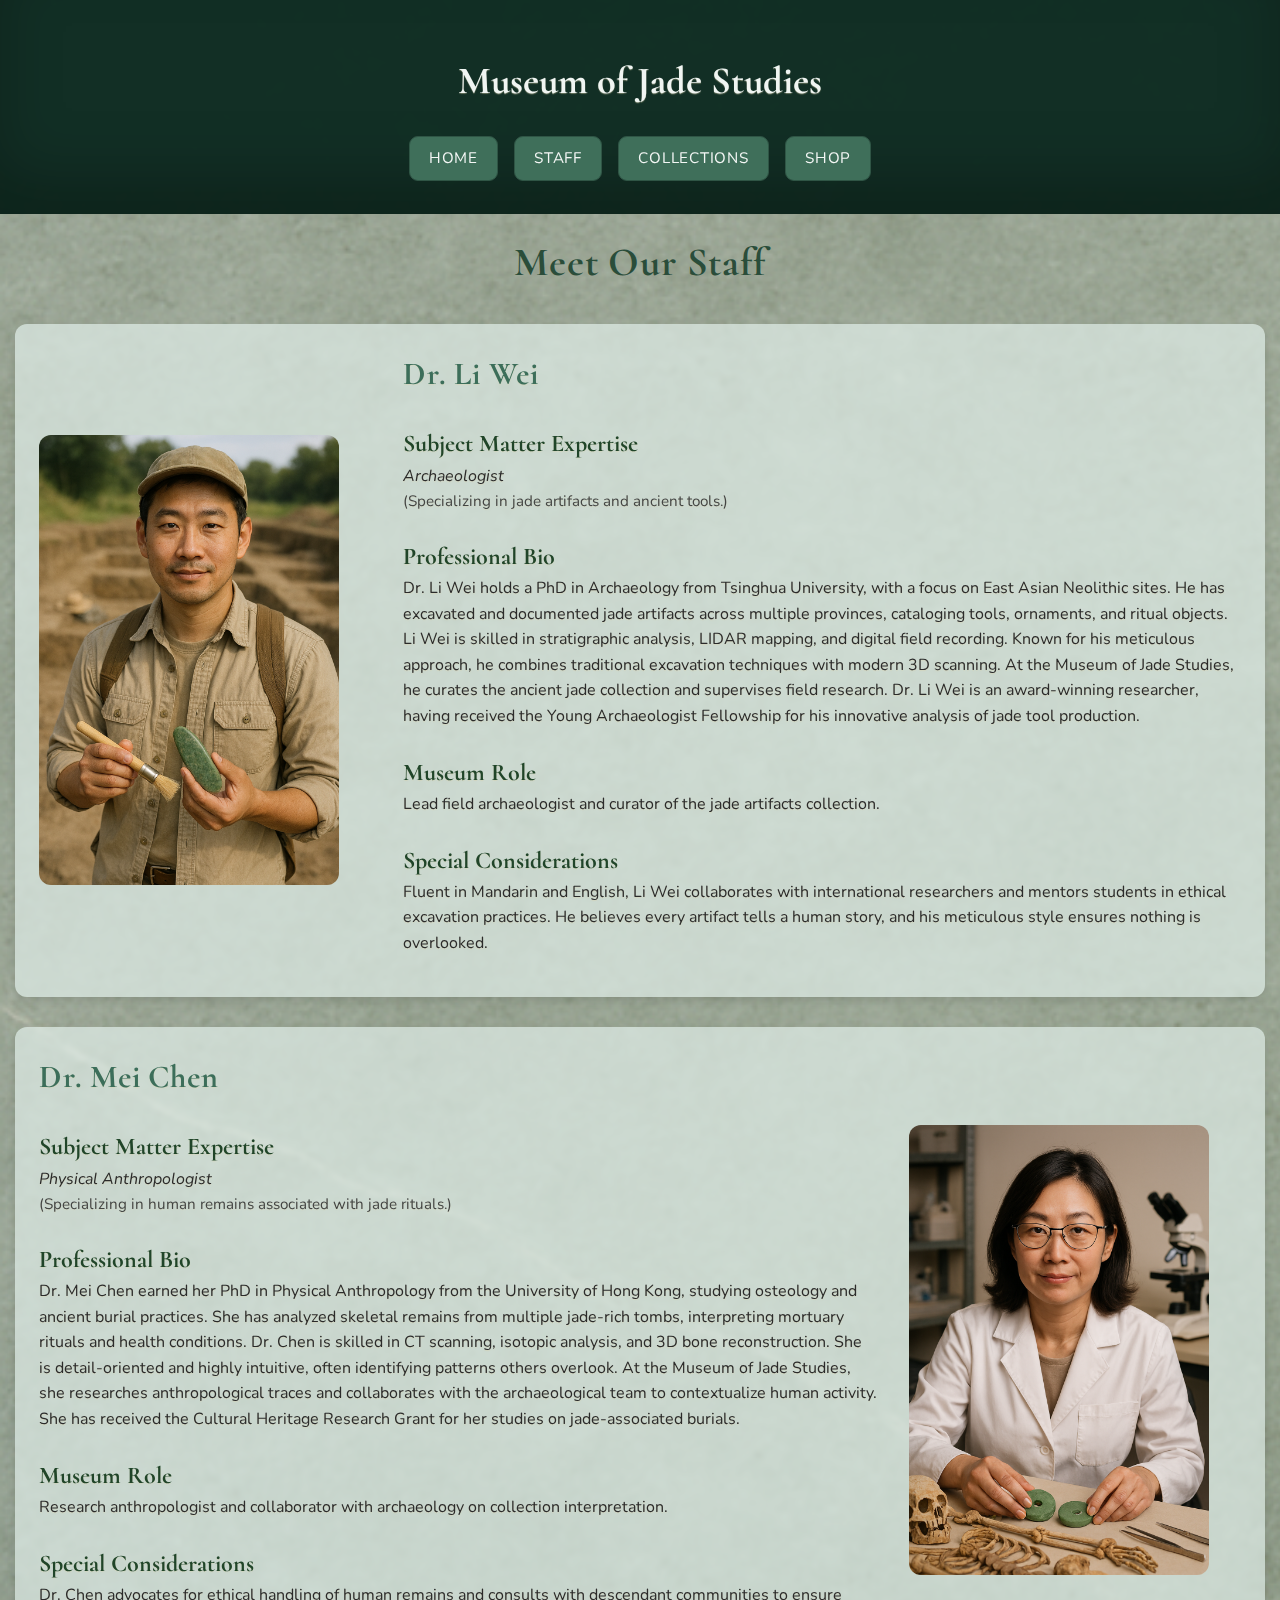
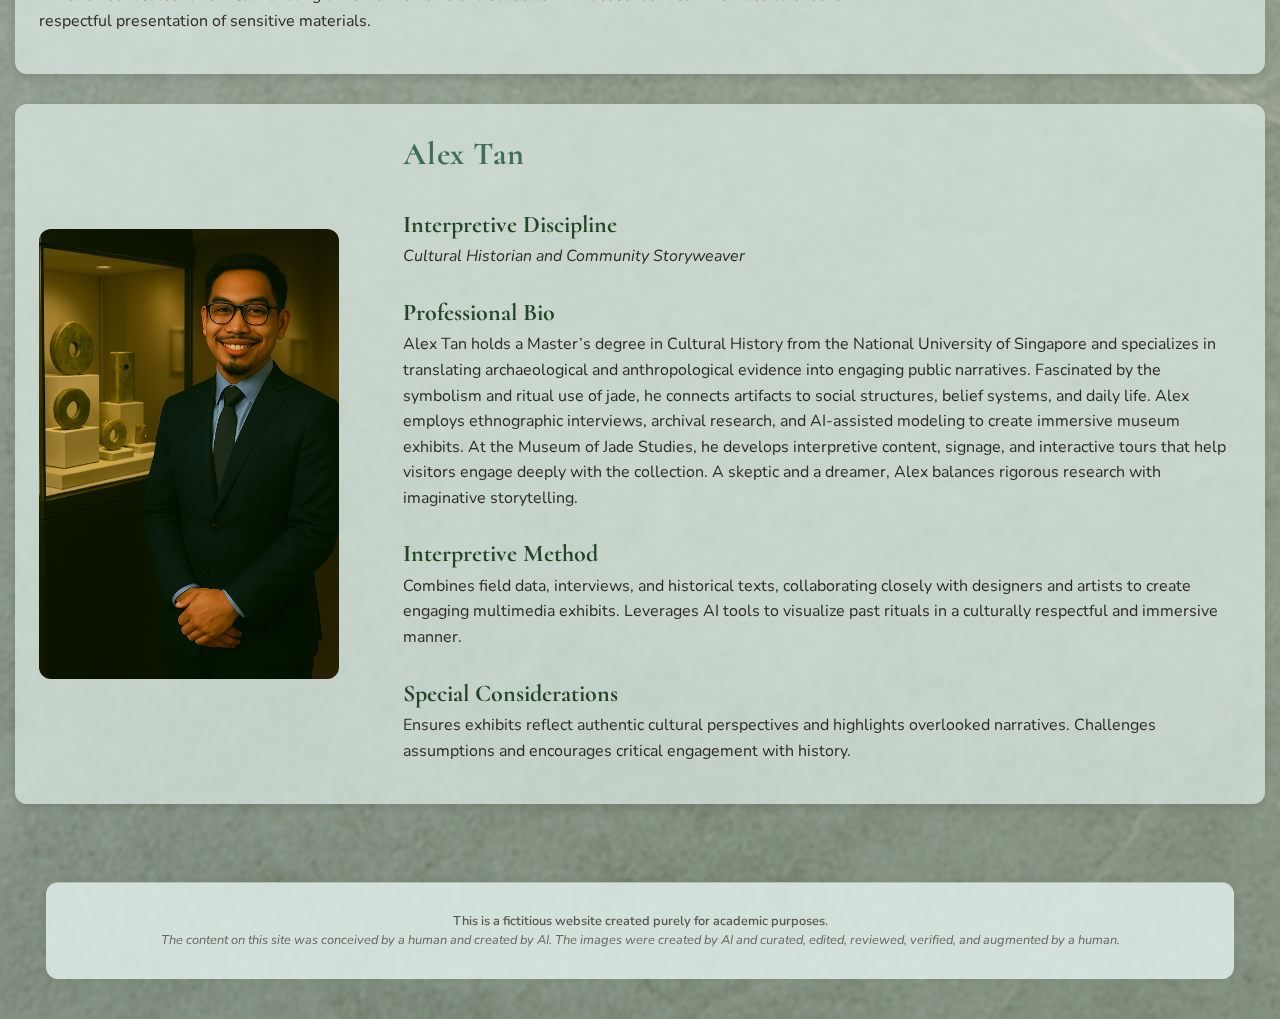
<file: html/staff.html>
<!doctype html>
<html lang="en">
    <head>
        <!-- Required meta tags -->
        <meta charset="utf-8">
        <meta name="viewport" content="width=device-width, initial-scale=1, shrink-to-fit=no">
        <meta name="author" content="Lilian">
        <meta name="robots" content="noindex, nofollow">
        <title>Museum of Jade Studies &mdash; Staff</title>
        <link rel="stylesheet" href="../css/style.css" type="text/css">
        <link rel="stylesheet" href="https://fonts.googleapis.com/css?family=Cormorant&family=Nunito">
    </head>
    <body>
        <!-- HEADER -->
        <div class="box hero-box">
            <h1>Museum of Jade Studies</h1>
            <nav>
                <button onclick="location.href='../index.html'">Home</button>
                <button onclick="location.href='staff.html'">Staff</button>
                <button onclick="location.href='collections.html'">Collections</button>
                <button onclick="location.href='shop.html'">Shop</button>
            </nav>
        </div>
        <h2 class="page-heading">Meet Our Staff</h2>

        <!-- STAFF GRID -->
        <div class="wrapper bio-wrapper">
            <img src="../images/dr-li-wei.png" 
                 class="bio-image" 
                 alt="Portrait of Dr. Li Wei, Lead Field Archaeologist at the Museum of Jad Studies">
            <div class="bio-text ">
                <h2>Dr. Li Wei</h2>
                <h3>Subject Matter Expertise</h3>
                <p class="bio-expertise">Archaeologist</p>
                <p class="bio-specialization">(Specializing in jade artifacts and ancient tools.)</p>
                <h3>Professional Bio</h3>
                <p>
                    Dr. Li Wei holds a PhD in Archaeology from Tsinghua University, with a focus on East Asian Neolithic 
                    sites. He has excavated and documented jade artifacts across multiple provinces, cataloging tools, 
                    ornaments, and ritual objects. Li Wei is skilled in stratigraphic analysis, LIDAR mapping, and 
                    digital field recording. Known for his meticulous approach, he combines traditional excavation 
                    techniques with modern 3D scanning. At the Museum of Jade Studies, he curates the ancient jade 
                    collection and supervises field research. Dr. Li Wei is an award-winning researcher, having received 
                    the Young Archaeologist Fellowship for his innovative analysis of jade tool production.
                </p>
                <h3>Museum Role</h3>
                <p>Lead field archaeologist and curator of the jade artifacts collection.</p>
                <h3>Special Considerations</h3>
                <p>
                    Fluent in Mandarin and English, Li Wei collaborates with international researchers and mentors 
                    students in ethical excavation practices. He believes every artifact tells a human story, and his 
                    meticulous style ensures nothing is overlooked.
                </p>
            </div>
        </div>
        <div class="wrapper bio-wrapper">
            <img src="../images/dr-mei-chen.png" 
                 class="bio-image" 
                 alt="Portrait of Dr. Mei Chen, Research Anthropologist at the Museum of Jade Studies">
            <div class="bio-text">
                <h2>Dr. Mei Chen</h2>
                <h3>Subject Matter Expertise</h3>
                <p class="bio-expertise">Physical Anthropologist</p>
                <p class="bio-specialization">(Specializing in human remains associated with jade rituals.)</p>
                <h3>Professional Bio</h3>
                <p>
                    Dr. Mei Chen earned her PhD in Physical Anthropology from the University of Hong Kong, studying 
                    osteology and ancient burial practices. She has analyzed skeletal remains from multiple jade-rich 
                    tombs, interpreting mortuary rituals and health conditions. Dr. Chen is skilled in CT scanning, 
                    isotopic analysis, and 3D bone reconstruction. She is detail-oriented and highly intuitive, often 
                    identifying patterns others overlook. At the Museum of Jade Studies, she researches anthropological 
                    traces and collaborates with the archaeological team to contextualize human activity. She has 
                    received the Cultural Heritage Research Grant for her studies on jade-associated burials.
                </p>
                <h3>Museum Role</h3>
                <p>Research anthropologist and collaborator with archaeology on collection interpretation.</p>
                <h3>Special Considerations</h3>
                <p>
                    Dr. Chen advocates for ethical handling of human remains and consults with descendant communities to 
                    ensure respectful presentation of sensitive materials.
                </p>
            </div>
        </div>
        <div class="wrapper bio-wrapper">
            <img src="../images/alex-tan.png" 
                 class="bio-image" 
                 alt="Portrait of Alex Tan, Cultural Historian at the Museum of Jade Studies">
            <div class="bio-text">
                <h2>Alex Tan</h2>
                <h3>Interpretive Discipline</h3>
                <p class="bio-expertise">Cultural Historian and Community Storyweaver</p>
                <h3>Professional Bio</h3>
                <p>
                    Alex Tan holds a Master’s degree in Cultural History from the National University of Singapore and 
                    specializes in translating archaeological and anthropological evidence into engaging public 
                    narratives. Fascinated by the symbolism and ritual use of jade, he connects artifacts to social 
                    structures, belief systems, and daily life. Alex employs ethnographic interviews, archival research, 
                    and AI-assisted modeling to create immersive museum exhibits. At the Museum of Jade Studies, he 
                    develops interpretive content, signage, and interactive tours that help visitors engage deeply with 
                    the collection. A skeptic and a dreamer, Alex balances rigorous research with imaginative 
                    storytelling.
                </p>
                <h3>Interpretive Method</h3>
                <p>
                    Combines field data, interviews, and historical texts, collaborating closely with designers and 
                    artists to create engaging multimedia exhibits. Leverages AI tools to visualize past rituals in a 
                    culturally respectful and immersive manner.
                </p>
                <h3>Special Considerations</h3>
                <p>
                    Ensures exhibits reflect authentic cultural perspectives and highlights overlooked narratives. 
                    Challenges assumptions and encourages critical engagement with history.
                </p>
            </div>
        </div>

        <!-- FOOTER -->
        <footer class="wrapper">
            <div class="box footer">
                <p class="disclaimer">This is a fictitious website created purely for academic purposes.</p>
                <p class="ai-disclosure">
                    The content on this site was conceived by a human and created by AI. The images were created by AI 
                    and curated, edited, reviewed, verified, and augmented by a human.
                </p>
            </div>
        </footer>
    </body>
</html>
</file>
<file: css/style.css>
body {
    min-height: 100vh;
    background-image: url("../images/background-general.png");
    background-size: cover;
    font-family: "Nunito", sans-serif;
    margin: 0;
    line-height: 1.6;
    color: #2b2b2b;
}

h1 {
    font-family: "Cormorant", serif;
    font-size: 2.4rem;
    color: #f0f5f2;
    margin-bottom: 1rem;
}

h2 {
    font-family: "Cormorant", serif;
    font-size: 2rem;
    margin-top: 0px;
    color: #3c6e5a;
    letter-spacing: 0.05rem;
}

h3 {
    font-family: "Cormorant", serif;
    font-size: 1.5rem;
    margin-top: 0px;
    color: #204529;
}

h4 {
    font-family: "Cormorant", serif;
}

nav {
    display: flex;
    justify-content: center;
}

button {
    font-family: "Nunito", sans-serif;
    font-size: 0.95rem;
    padding: 0.7rem 1.2rem;
    margin: 0.5rem;
    background-color: #3f6f5a;
    color: #f4f7f5;
    border: 1px solid #2f5545;
    border-radius: 9px;
    cursor: pointer;
    transition: background-color 0.3s ease, box-shadow 0.2s ease, transform 0.2s ease;
    text-transform: uppercase;
    letter-spacing: 0.05em;
}

button:hover {
    background-color: #5ca68b;
    box-shadow: 0 2px 6px rgba(0, 0, 0, 0.2);
    transform: translateY(-2px);
}

strong {
    color: #20504d;
    letter-spacing: 0.02em;
}

input[type="checkbox"] {
    appearance: none;
    width: 20px;
    height: 20px;
    border: 2px solid #3f6f5a;
    border-radius: 6px;
    background-color: rgba(230, 245, 240, 0.65);
    cursor: pointer;
    transition: all 0.2s ease;
}

input[type="checkbox"]:checked {
    background-color: #3f6f5a;
    border-color: #2f5545;
    box-shadow: 0 0 4px rgba(0,0,0,0.2) inset;
}

input[type="checkbox"]:checked::after {
    content: "✔";
    color: #f4f7f5;
    font-size: 14px;
    position: relative;
    left: 3px;
    top: -1px;
}

table {
    min-width: 400px;
    margin: 25px auto 30px auto;
    border-radius: 9px;
    background-color: rgba(230, 245, 240, 0.65);
    box-shadow: 0 0 10px rgba(0, 0, 0, 0.1);
    color: #2b2b2b;
    backdrop-filter: blur(2px);
    border-spacing: 0;
}

th, td {
    padding: 12px;
    border-bottom: 1px solid #c7d0da;
    text-align: left;
    vertical-align: middle;
}

th {
    background: #a9c7bf;
    color: #1f3d2d;
}

tr:not(:last-child) td {
  border-bottom: 1px solid rgba(0,0,0,0.08);
}

dl {
    display: grid;
    grid-template-columns: max-content 1fr;
    column-gap: 0.5rem;
    row-gap: 0.35rem;
}

dt {
    font-weight: 700;
    margin-right: 0.25rem;
    color: #20504d;
}

dd {
    margin: 0 1rem 0 0;
    color: #3a3a3a;
}

.wrapper {
    display: flex;
    gap: 2rem;
    max-width: 1280px;
    margin: 1rem 1rem 1.5rem;
    flex-wrap: wrap;
}

.box {
    flex: 1;
    padding: 1.5rem;
    border-radius: 12px;
    background-color: rgba(230, 245, 240, 0.65);
    box-shadow: 0 2px 4px rgba(0, 0, 0, 0.03);
    text-shadow: 0 1px 1px rgba(220, 210, 170, 0.42);
    backdrop-filter: blur(2px);
}

.three-column {
    flex: 1 1 30%;
    box-sizing: border-box;
}

.footer {
    padding: 1rem 2rem;
    background-color: rgba(230, 245, 240, 0.8);
    border-top: 1px solid rgba(0, 0, 0, 0.15);
    border-radius: 12px;
    font-size: 0.8rem;
    line-height: 1.5;
    text-align: center;
    color: #555;
    margin: 3rem auto 1rem;
    max-width: 90%;
    box-shadow: 0 -2px 6px rgba(0, 0, 0, 0.05);
}

.footer p.disclaimer {
    font-weight: 600;
    margin-bottom: 0;
}

.footer p.ai-disclosure {
    font-style: italic;
    color: #666666;
    margin-top: 0;
}

.justify-center {
    justify-content: center;
    gap: 0;
}

.page-heading {
    font-size: 2.5rem;
    margin: 1rem 0;
    color: #2a4d3a;
    font-family: "Cormorant", serif;
    text-align: center;
}

/* Home-sepcific styling */
.home {
    background-image: url('../images/background-home.png');
}

/* Hero-specific styling */
.hero-box {
    width: 100%;
    background-color: rgba(15, 45, 35, 0.98);
    color: #ffffff;
    text-align: center;
    padding: 25px 20px;
    box-sizing: border-box;
    border-radius: 0;
    margin: 0;
    box-shadow: inset 0 -40px 60px rgba(0, 0, 0, 0.25);
}

/* Mission-specific styling */
.mission {
    margin: 0.4rem auto 0;
    background-color: rgba(240, 250, 247, 0.7);
    backdrop-filter: blur(2px);
}

.mission h2 {
    width: 60%;
    margin: 0 auto 0.75rem;
    color: #2f5f4f;
}

.mission h3 {
    width: 60%;
    font-size: 0.85rem;
    letter-spacing: 0.08em;
    text-transform: uppercase;
    color: #4f6f63;
    margin: 0 auto 1.25rem;
}

.mission p {
    width: 60%;
    margin: 0 auto 1rem;
}

/* Bio-specific styling */
.bio-wrapper {
    align-items: center;
    margin: 30px 15px;
    padding: 1.5rem;
    border-radius: 12px;
    background-color: rgba(230, 245, 240, 0.65);
    box-shadow: 0 4px 8px rgba(0, 0, 0, 0.1);
    backdrop-filter: blur(2px);
}

.bio-wrapper:nth-child(even) {
    flex-direction: row-reverse;
}

.bio-image {
    flex: 1 1 250px;
    max-width: 300px;
    border-radius: 12px;
    margin: 0 2rem 0 0;
    object-fit: cover;
}

.bio-text {
    flex: 2 1 400px;
    text-shadow: 0 1px 1px rgba(220, 210, 170, 0.42);
}

.bio-text h3 {
    margin: 1.5rem auto 0;
}

.bio-text p {
    margin-top: 0;
}

.bio-expertise {
    font-style: italic;
    margin-bottom: 0;
}

.bio-specialization {
    font-size: 0.95rem;
    opacity: 0.85;
}

/* Collection-specific styling */
.ai-attribution {
    max-width: 980px;
    margin: 1.25rem auto 2rem auto;
    font-size: 0.9rem;
    font-style: italic;
    line-height: 1.5;
    color: #333;
}

.collection-heading {
    font-size: 2.5rem;
    margin: 0;
    color: #2a4d3a;
    font-family: "Cormorant", serif;
    text-align: center;
}

.collection-introduction {
    font-style: italic;
    text-align: center;
    margin: 0 auto 2rem;
}

.collection-wrapper-column {
    flex-direction: column;
    padding: 1.5rem;
    border-radius: 12px;
    background-color: rgba(230, 245, 240, 0.65);
    box-shadow: 0 4px 8px rgba(0, 0, 0, 0.1);
    backdrop-filter: blur(2px);
}

.collection-wrapper-column h2 {
    margin: 0 1rem 0;
    text-align: left;
    align-self: flex-start;
}

.collection-wrapper-row {
    flex-direction: row;
    margin-top: 0;
    padding-top: 0;
}

.collection-modal-image {
    max-width: 300px;
    height: auto;
    border-radius: 12px;
    box-shadow: 0 2px 6px rgba(0, 0, 0, 0.15);
    margin: auto;
    align-self: flex-start;
    cursor: pointer;
}

.collection-static-image {
    max-width: 300px;
    height: auto;
    border-radius: 12px;
    box-shadow: 0 2px 6px rgba(0, 0, 0, 0.15);
    margin: auto;
    align-self: flex-start;
}

.collection-text {
    flex: 1;
    text-shadow: 0 1px 1px rgba(220, 210, 170, 0.42);
}

.collection-text p {
    line-height: 1.1;
}

.collection-section {
    display: none;
}

.meta-group {
    font-size: 1.05rem;
    text-transform: uppercase;
    letter-spacing: 0.05em;
    color: #4f6f63;
}

.assemblage-wrapper {
    padding: 1.5rem;
    border-radius: 12px;
    box-shadow: 0 2px 4px rgba(0, 0, 0, 0.03);
    text-shadow: 0 1px 1px rgba(220, 210, 170, 0.42);
    background-color: rgba(240, 250, 247, 0.7);
    background-image: url("../images/collections/jade-workshop-deposit.png");
    background-size: contain;
    background-repeat: no-repeat;
    background-position: right center;
    backdrop-filter: blur(2px);
    mask-image: radial-gradient(circle, black 60%, transparent 100%);
}

.assemblage-summary {
    width: 80%;
    margin: 0 auto 0.75rem;
}

.assemblage-wrapper img {
    width: 400px;
    height: auto;
    object-fit: contain;
    border-radius: 15%;
    mask-image: radial-gradient(circle, black 60%, transparent 100%);
}

.artifact-meta {
    margin: 0 0 14px 0; 
    font-size: 0.95rem;
    font-style: italic;
}

.artifact-facts p {
    margin: 0;
}

.history-facts p {
    margin: 2px auto 18px;
    font-size: 0.95rem;
    text-shadow: 0 1px 1px rgba(220, 210, 170, 0.42);
    line-height: 1.7;
}

.history-item {
    margin-bottom: 40px;
}

.history-item h3 {
    margin-top: 18px;
    letter-spacing: 0.5px;
}

/* Shop-specific styling */
.shop-wrapper {
    display: flex;
    gap: 2rem;
    max-width: 1280px;
    margin: 1rem 1rem 1.5rem;
    flex-wrap: wrap;
    justify-content: space-between;
}

.shop-wrapper-item {
    display: flex;
    flex-direction: column;
    align-items: center;
    width: 19%;
    padding: 1.5rem;
    border-radius: 12px;
    background-color: rgba(230, 245, 240, 0.65);
    box-shadow: 0 4px 8px rgba(0, 0, 0, 0.1);
    backdrop-filter: blur(2px);
}

.shop-image {
    max-width: 240px;
    height: 200px;
    border-radius: 12px;
    box-shadow: 0 2px 6px rgba(0, 0, 0, 0.15);
    margin: auto;
    cursor: pointer;
}

.shop-text {
    flex-grow: 1;
    text-shadow: 0 1px 1px rgba(220, 210, 170, 0.42);
    margin: 1.5rem auto 0;
}

.price {
    font-size: 1.1rem;
    font-weight: 600;
    color: #3a3a3a;
}

.qty-badge {
    margin-left: 6px;
    color: #2f4f4f;
    font-size: 0.85rem;
    font-weight: 600;
    padding: 2px 5px;
}

.modal {
    display: none;
    position: fixed;
    z-index: 9999;
    inset: 0;
    background-color: rgba(0, 0, 0, 0.7);
    backdrop-filter: blur(3px);
}

.modal-content {
    margin: 5% auto;
    padding: 20px;
    background-color: #fdfdf9;
    max-width: 50%;
    border-radius: 12px;
    box-shadow: 0 0 20px rgba(0, 0, 0, 0.3);
    display: flex;
    gap: 20px;
    position: relative;
}

.modal-content img {
    width: 50%;
    border-radius: 12px;
}

.modal-info {
    width: 50%;
    display: flex;
    flex-direction: column;
    justify-content: center;
}

.close-modal {
    top: 20px;
    right: 30px;
    font-size: 2rem;
    cursor: pointer;
    color: #444;
}

/* Cart-specific styling */
.cart-image {
    width: 90px;
    height: 90px;
    border-radius: 12px;
    box-shadow: 0 2px 6px rgba(0, 0, 0, 0.15);
    margin: auto;
}

.cart-item {
    display: flex;
    align-items: center;
    gap: 14px;
    width: 100%;
}

.cart-text {
    flex-grow: 1;
}

.cart-name {
    font-family: "Cormorant", serif;
    font-size: 1.1rem;
    font-weight: 600;
    color: #204529;
    line-height: 1.3;
    text-shadow: 0 1px 1px rgba(220, 210, 170, 0.25);
}

.amounts {
    text-align: right;
}

.member-toggle-wrapper {
    display: flex;
    align-items: center;
    gap: 8px;
    margin: 1rem auto;
    justify-content: center;
}

.details {
    background-color: rgba(240, 250, 247, 0.7);
    padding: 16px 20px;
    border-radius: 12px;
    box-shadow: 0 4px 12px rgba(0, 0, 0, 0.08);
    margin: 40px auto;
    max-width: 600px;
    font-family: "Roboto Mono", monospace;
    font-size: 1rem;
    backdrop-filter: blur(2px);
}

.badge {
    background: #a9c7bf;
    color: #1f3d2d;
    padding: 8px 12px;
    border-radius: 6px;
    font-size: 0.9rem;
    font-weight: bold;
    margin-bottom: 10px;
    text-align: center;
    text-transform: uppercase;
    letter-spacing: 0.1rem;
    line-height: 0.9rem;
}

.qty-controls {
    display: flex;
    align-items: center;
    gap: 6px;
}

.qty-btn {
    min-width: 26px;
    padding: 4px 8px !important;
    font-size: 14px;
    cursor: pointer;
}

#emptyMsg {
    background-color: rgba(230, 245, 240, 0.65);
    padding: 1rem 1.5rem;
    border-radius: 12px;
    text-align: center;
    font-style: italic;
    box-shadow: 0 2px 4px rgba(0, 0, 0, 0.05);
    max-width: 400px;
    margin: 2rem auto;
}

#itemsField th:first-child {
    border-top-left-radius: 12px;
}

#itemsField th:last-child {
    border-top-right-radius: 12px;
}

#itemsField th:nth-child(3),
#itemsField td:nth-child(3),
#itemsField th:nth-child(4),
#itemsField td:nth-child(4) {
    width: 120px;
}

#itemsField tr:last-child td {
    border-bottom: none;
}

#itemsField button {
    background-color: #9a4f4f;
    border-color: #7f3e3e;
    color: #f4f4f4;
    padding: 0.6rem 1.1rem;
}

#itemsField button:hover {
    background-color: #7a3a3a;
}

#clearBtn {
    opacity: 0.88;
}
</file>
